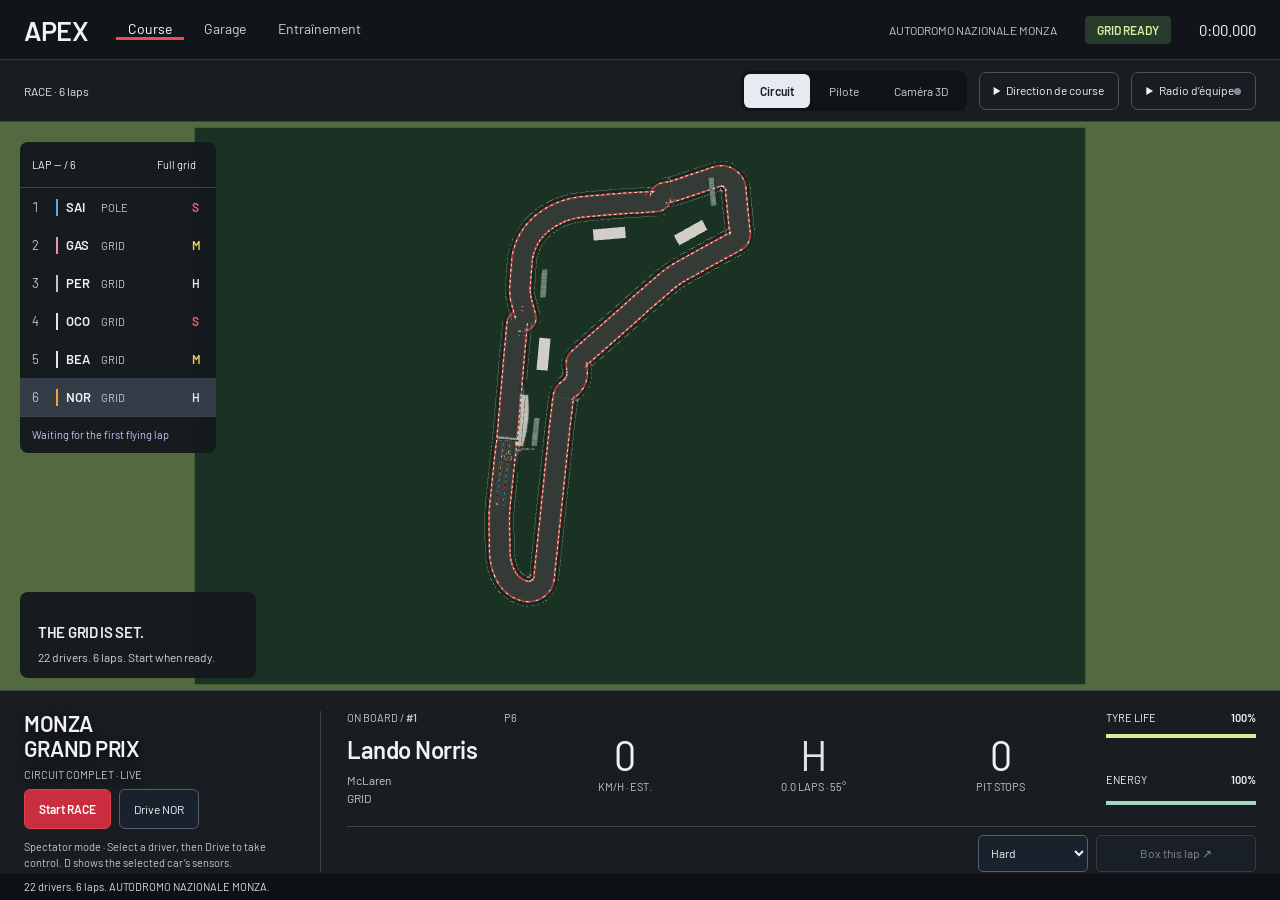
<file: apex-lab.html>
<!DOCTYPE html>
<html lang="en">
<head>
  <meta charset="utf-8"><meta name="viewport" content="width=device-width,initial-scale=1">
  <title>APEX — Grand Prix, live</title>
  <script src="libraries/p5.min.js"></script><script src="path.js"></script><script src="vehicle.js"></script>
  <script src="gp/platformState.js?v=c27f461355ac"></script><script defer src="gp/workflow-ui.js?v=668374dc7ae3"></script><script src="gp/config.js?v=7524d147cccf"></script><script src="gp/circuitData.js?v=284d26550be4"></script><script src="gp/circuit.js?v=9b33edb2f6b5"></script><script src="gp/tires.js?v=e1858987d7d8"></script>
  <script src="gp/sensors.js?v=aac3cd88a9f0"></script><script src="gp/manualControl.js?v=ce05cd0a476b"></script><script src="gp/steering.js?v=b994e03494fa"></script><script src="gp/driverAgent.js?v=b1ca4b4cd912"></script><script src="gp/teamStrategy.js?v=a4bc0eb18a93"></script>
  <script src="gp/sportingRules.js?v=badf00bd9448"></script><script src="gp/raceDirector.js?v=f35abe5ccadc"></script><script src="gp/neuralModel.js?v=69ed526b1cd4"></script><script src="gp/models/driver-models.js?v=24f40116c770"></script><script src="gp/neuralSteering.js?v=883b61ed78d3"></script><script src="gp/behaviorManager.js?v=609f9382f790"></script><script src="gp/steeringBehaviors.js?v=efee0c243b3d"></script><script src="gp/obstacleAvoidanceBehavior.js?v=9580b78bdc2a"></script><script src="gp/trackObstacle.js?v=039399957a6c"></script><script src="gp/serviceVehicle.js?v=42ff72593a0b"></script><script src="gp/car.js?v=e0e1e4705a2c"></script><script src="gp/safetyCar.js?v=f9c7400f2735"></script>
  <script src="gp/pitCrewMember.js?v=6dd1c08ff7fb"></script><script src="gp/contacts.js?v=1110cb56afde"></script><script src="gp/simulation.js?v=86ebe1b2d584"></script><script src="gp/weekend.js?v=62de4796de76"></script><script src="gp/broadcast.js?v=3e6e41ebd8b3"></script><script src="gp/teamRadio.js?v=8b06ae46af7d"></script><script src="gp/modelRepository.js?v=000a897c7eaa"></script><script src="gp/app.js?v=b19acdfa25ad"></script><script src="gp/radioAudio.js?v=b79743bc93f5"></script><script defer src="gp/radio-ui.js?v=d1be95d51ee9"></script><script defer src="gp/game-ui.js?v=e8f4a07d4792"></script>
<script type="module" src="gp/race3d.js?v=c82671c7b493"></script><script defer src="gp/behavior-ui.js?v=f11dbf141898"></script><script defer src="gp/platform-ui.js?v=46b38ed6590c"></script><link rel="stylesheet" href="gp/game.css?v=0454eee22370"><link rel="stylesheet" href="gp/platform.css?v=e99c8539f7c5"><link rel="stylesheet" href="gp/cinematic.css?v=116fcfde71a7"><link rel="stylesheet" href="gp/race-hud.css?v=b9108cd85416"><link rel="icon" href="data:,"></head><body class="race-game">
<header class="game-nav"><a class="game-brand" href="apex-lab.html">APEX <span>NEURAL RACING</span></a><nav aria-label="Main navigation"><a data-workflow="race" href="apex-lab.html" aria-current="page">Course</a><a href="garage.html">Garage</a><a href="training.html">Entraînement</a></nav><span id="meeting-name">MONZA</span><span class="flag-pill" id="flag-pill">GRID READY</span><time id="race-clock">0:00.000</time></header>
<main class="stage" aria-label="Neural Grand Prix"><div id="gp-canvas"></div><section class="race-toolbar" aria-label="Vues et outils de course"><div class="session-actions"><span id="session-remaining">Race</span><button id="next-session" disabled>Next session</button></div><div class="camera-dock" aria-label="Vue de course"><button data-camera="overview" aria-pressed="true">Circuit</button><button data-camera="driver" aria-pressed="false">Pilote</button><button data-camera="chase" aria-pressed="false">Caméra 3D</button><span id="render-state">Rendu 3D</span></div><details class="race-tools"><summary>Direction de course</summary><div class="tool-content"><nav class="workflow-links" aria-label="Parcours du pilote"><a data-workflow="race" href="apex-lab.html">Rejoindre la course</a><a data-workflow="garage" href="garage.html">Voir le garage</a><a data-workflow="training" href="training.html">Entraîner le pilote sélectionné</a></nav><label>Camera<select id="camera-mode"><option value="overview">Circuit complet</option><option value="chase">Caméra embarquée</option><option value="paddock" disabled>Démo paddock</option><option value="leader">Leader</option><option value="battle">Battle</option><option value="driver">Selected car</option></select></label><label>Pace<select id="sim-speed"><option value="1">1×</option><option value="2">2×</option><option value="4">4×</option><option value="8">8×</option><option value="16">16×</option></select></label><label>Incidents <output id="incident-value">0.35×</output><input id="incident-risk" type="range" min="0" max="5" step=".05" value=".35"></label><label>Sensor range <output id="sensor-value">220 px</output><input id="sensor-range" type="range" min="60" max="500" step="10" value="220"></label><div class="flag-buttons"><button id="deploy-yellow">Yellow</button><button id="deploy-vsc">VSC</button><button id="deploy-sc">Safety Car</button><button id="deploy-red">Red flag</button><button id="resume-red">Resume</button></div><label class="check"><input id="gp-debug" type="checkbox"> Sensor view (D)</label><details class="behavior-controls"><summary>Comportements et démonstrations</summary><div class="behavior-control-content"><label class="check"><input id="behavior-safety" type="checkbox" checked> Sécurité réactive</label><p class="behavior-note">En course neuronale : corrections locales. Le réseau reste le pilote. Le mode expert possède déjà sa séparation.</p><label>Séparation <output id="weight-separation">0.45</output><input id="behavior-separation" type="range" min="0" max="10" step=".05" value=".45"></label><label>Évitement <output id="weight-avoidance">1.60</output><input id="behavior-avoidance" type="range" min="0" max="10" step=".05" value="1.6"></label><label>Bordures <output id="weight-border-clearance">0.80</output><input id="behavior-border-clearance" type="range" min="0" max="10" step=".05" value=".8"></label><div class="flag-buttons"><button id="save-behaviors">Sauvegarder</button><button id="load-behaviors">Charger</button></div><label>Démonstration au paddock<select id="service-scenario"><option value="off">Désactivée</option><option value="wander">Wander et limites de zone</option><option value="flock">Flocking : alignement, cohésion, séparation</option><option value="leader">Suivre un leader et s’écarter devant lui</option><option value="pursue-evade">Poursuite et évasion</option></select></label><button id="pause-service" aria-pressed="false">Pause de la démonstration</button><div class="flag-buttons"><button id="place-obstacle" aria-pressed="false">Placer des obstacles</button><button id="clear-obstacles">Supprimer</button></div><p id="behavior-message" class="behavior-note" role="status"></p><p id="behavior-active" class="behavior-note"></p><pre id="behavior-forces" hidden></pre></div></details><button id="open-log">Event log</button><button id="restart-race">Restart weekend</button><a href="gp/RULES.md" target="_blank">Rules coverage</a></div></details><details class="team-radio"><summary>Radio d’équipe <span class="radio-summary-dot" aria-hidden="true"></span></summary><div class="radio-content">
<div class="radio-console-head"><strong id="radio-recipient">Voiture sélectionnée</strong><span id="radio-channel" data-state="idle" role="status">Canal libre</span></div>
<div class="radio-listen"><label class="check"><input type="checkbox" id="radio-audio"> Écouter la radio</label><button id="radio-test" type="button">Activer et tester</button></div>
<div class="radio-settings"><label>Langue de la voix<select id="radio-language"><option value="fr-FR">Français</option><option value="en-GB" selected>English</option></select></label><label>Volume<input id="radio-volume" type="range" min="0" max="100" value="55"></label></div>
<div class="radio-quick" aria-label="Instructions rapides"><button type="button" data-radio-order="Box this lap">Stands</button><button type="button" data-radio-order="Attack now">Attaquer</button><button type="button" data-radio-order="Save energy">Économiser</button></div>
<form id="radio-form"><label for="radio-text">Parler à l’ingénieur</label><textarea id="radio-text" maxlength="500" rows="2" placeholder="Box this lap on soft tyres…" required></textarea>
<div class="radio-row"><button type="button" id="radio-mic" aria-pressed="false">Parler · R</button><button type="submit">Vérifier l’instruction</button></div>
<details class="radio-options"><summary>Destinataire et réglages</summary><div class="radio-options-content"><label>Destinataire<select id="radio-scope"><option value="car">Voiture sélectionnée</option><option value="team">Les deux coéquipiers</option></select></label><label>Action<select id="radio-action"><option value="">Interpréter la phrase</option><option value="message">Message sans action</option><option value="box">Stands</option><option value="attack">Attaquer</option><option value="defend">Défendre</option><option value="save-tyres">Préserver les pneus</option><option value="save-energy">Économiser l’énergie</option><option value="normal">Pilotage normal</option><option value="status">État de la voiture</option></select></label><div class="radio-settings"><label>Pneus<select id="radio-tyres"><option value="S">Soft / Tendres</option><option value="M" selected>Medium / Moyens</option><option value="H">Hard / Durs</option><option value="I">Intermediate</option><option value="W">Wet / Pluie</option></select></label><label>Durée (s)<input id="radio-duration" type="number" min="5" max="120" value="30"></label></div></div></details></form>
<div id="radio-proposal" hidden><p id="radio-preview"></p><div class="radio-row"><button id="radio-confirm" class="primary">Confirmer l’ordre</button><button id="radio-cancel">Annuler</button></div></div>
<p id="radio-status" role="status"></p><details class="radio-options"><summary>Son et historique</summary><div class="radio-options-content"><label>Effet radio <input id="radio-effect" type="range" min="0" max="100" value="75"></label><p class="radio-note">Voix synthétiques. Radio filtrée locale en anglais ; français via les voix du navigateur si aucune voix Windows française n’est installée. Micro : maintenir R hors des champs, ou cliquer Parler. Chaque ordre attend ta confirmation.</p><ol id="radio-history" aria-label="Historique des transmissions"></ol></div></details></div></details></section>
<aside class="timing" aria-label="Live timing"><div class="timing-heading"><span id="timing-lap">GRID</span><button id="expand-timing" aria-expanded="false">Full grid</button></div><div id="timing-list" role="list" aria-label="Driver standings"></div><div class="fastest"><span id="fastest-lap">No timed lap</span></div></aside>

<div class="broadcast-overlay" id="broadcast-overlay" aria-live="polite"><div id="light-sequence"></div><small id="overlay-kicker">NEURAL RACING</small><strong id="overlay-title">READY TO RACE</strong><p id="overlay-detail">Choose a car. Start your weekend.</p></div>



<aside id="radio-transmission" class="radio-transmission" hidden aria-label="Dernière transmission"><span>Radio d’équipe</span><p id="radio-caption" aria-live="polite"></p></aside>


<section class="race-console" aria-label="Pilotage et télémétrie"><div class="stage-caption"><h1 id="circuit-title">MONZA</h1><p id="camera-caption">FULL CIRCUIT</p><span id="model-status">Independent neural models</span></div><footer class="game-actions"><button class="primary" id="start-race">Start race</button><button id="take-control" aria-pressed="false">Drive selected car</button><button id="show-results" hidden>Results</button><p id="keyboard-help">Arrows / WASD / ZQSD · Escape: AI</p></footer><article class="driver-panel"><div class="driver-panel-title"><span>ON BOARD / <b id="selected-number">—</b></span><span id="selected-position">P1</span></div><h2 id="selected-name">Select a driver</h2><div class="driver-sub"><span id="selected-team">—</span><span id="selected-state">GRID</span></div><div class="telemetry"><div><strong id="selected-speed">0</strong><small>KM/H · EST.</small></div><div><strong id="selected-tyre">M</strong><small id="selected-age">0.0 LAPS</small></div><div><strong id="selected-stops">0</strong><small>PIT STOPS</small></div></div><div class="meter-label"><span>TYRE LIFE</span><b id="tyre-life">100%</b></div><div class="meter"><span id="tyre-meter"></span></div><div class="meter-label"><span>ENERGY</span><b id="energy-life">100%</b></div><div class="meter"><span id="energy-meter"></span></div><div class="driver-detail"><span id="aero-status">HIGH DOWNFORCE</span><span id="selected-sector">S1 — S2 — S3 —</span></div><div class="pit-controls"><label class="sr-only" for="pit-compound">Next tyre compound</label><select id="pit-compound"><option value="S">Soft</option><option value="M">Medium</option><option value="H" selected>Hard</option><option value="I">Intermediate</option><option value="W">Wet</option></select><button id="box-driver">Box this lap ↗</button></div><p id="strategy-note">Strategy decisions are made independently by each team.</p></article></section><div class="radio-strip"><p id="commentary-text" aria-live="polite">Independent neural models. Ready on the grid.</p></div>
</main>
<div hidden><div id="weekend-sessions"></div><span id="session-note"></span><span id="weather-status"></span><span id="seed-status"></span><span id="battle-count"></span><button id="configure">Setup</button></div>
<dialog id="setup-dialog"><form id="setup-form"><div class="dialog-heading"><div><small>BEFORE LIGHTS OUT</small><h2>Set up your race weekend.</h2></div><button type="button" data-close="setup-dialog" aria-label="Close">×</button></div><p class="dialog-intro">Configure the whole weekend. Session clocks and race distance are independent. Applying this setup restarts the weekend.</p><div class="setup-grid"><label>Weekend format<select name="format"><option value="classic">Classic · FP1 / FP2 / FP3 / Q1 / Q2 / Q3 / Race</option><option value="sprint">Sprint · FP1 / SQ1 / SQ2 / SQ3 / Sprint / Q1 / Q2 / Q3 / Race</option><option value="race">Race only</option></select></label><label>Session duration<select name="sessionScale"><option value="0.05">Compact · 5% of official clock</option><option value="0.15">Extended · 15%</option><option value="1">Official session clock</option></select></label><label>Drivers<input name="drivers" type="number" min="2" max="22" value="22" required></label><label>Race distance · laps<input name="laps" type="number" min="1" max="100" value="6" required></label><label>Random seed<input name="seed" type="number" min="1" max="4294967295" value="2026" required></label><label>Circuit<select name="circuit"><option value="coast">Casablanca Coast · original</option><option value="technical">Atlas International</option></select></label><label>Weather<select name="weather"><option value="sunny">Sunny</option><option value="cloudy">Cloudy</option><option value="rain">Light rain</option><option value="wet">Heavy rain</option><option value="dynamic">Changing forecast</option></select></label><label>Grid order<select name="grid"><option value="qualifying">Seeded grid · race-only mode</option><option value="reverse">Reverse qualifying</option></select></label><label>Tyre wear multiplier<input name="wear" type="number" min="0.1" max="4" step="0.05" value="1.35"></label><label>AI pace multiplier<input name="difficulty" type="number" min="0.7" max="1.3" step="0.05" value="1"></label><label>Incident frequency<input name="incidents" type="number" min="0" max="5" step="0.05" value="0.35"></label><label>Overtaking era<select name="rules"><option value="2026">2026-inspired · active aero / energy</option><option value="legacy">Legacy · DRS</option></select></label></div><label class="check formation-option"><input name="officialDistance" type="checkbox"> Use Grand Prix distance (305 km; Monaco 260 km) and 100 km Sprint</label><label class="check formation-option"><input name="formation" type="checkbox" checked> Drive a formation lap before the lights</label><p class="rules-note">2026 driver/team identities. Driver styles are gameplay interpretations. Circuit geometry is geographic; widths, sectors and pit lanes are illustrative. Consult the rules guide for implemented rules and limitations.</p><button class="primary" type="submit">Create race ↗</button></form></dialog>
<dialog id="log-dialog"><div class="dialog-heading"><div><small>RACE CONTROL</small><h2>The story, as it happened.</h2></div><button data-close="log-dialog" aria-label="Close">×</button></div><div id="event-log"></div></dialog>
<dialog id="results-dialog"><div class="dialog-heading"><div><small>CHECKERED FLAG</small><h2 id="winner-name">Race classification</h2></div><button data-close="results-dialog" aria-label="Close">×</button></div><div id="podium"></div><div class="results-summary" id="results-summary"></div><div class="results-table-wrap"><table><thead><tr><th>POS</th><th>DRIVER / TEAM</th><th>RACE TIME</th><th>GAIN</th><th>STOPS / TYRES</th><th>PTS</th></tr></thead><tbody id="classification"></tbody></table></div><h3>Lap-time trace · selected driver</h3><div id="lap-chart"></div><p class="rules-note">Classification includes time penalties. Gaps during the race are estimates; lap and finish times use the simulation clock.</p></dialog>
</body></html>
</file>
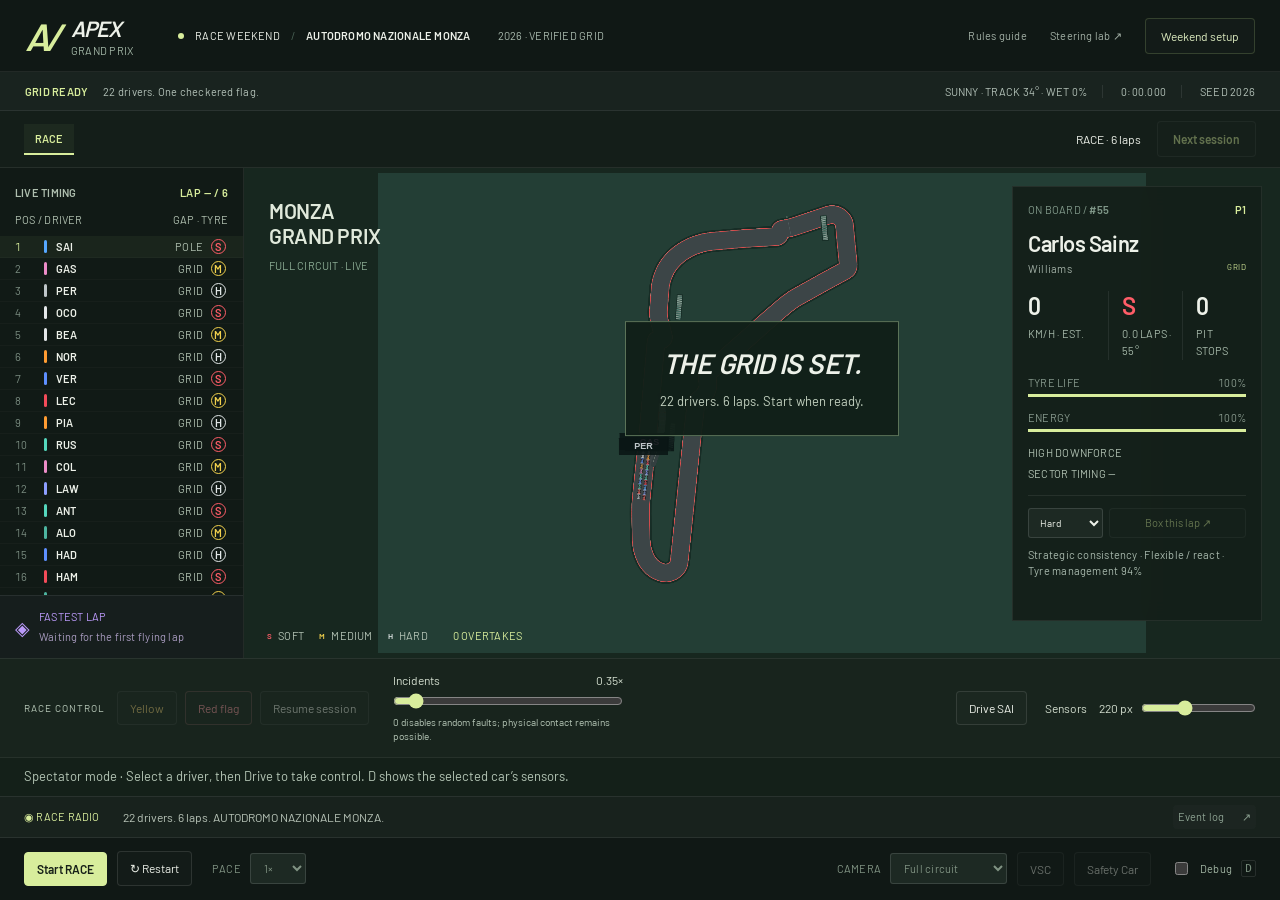
<file: broadcast-lab.html>
<!DOCTYPE html>
<html lang="en">
<head>
  <meta charset="utf-8"><meta name="viewport" content="width=device-width,initial-scale=1">
  <title>APEX — Grand Prix, live</title>
  <link rel="stylesheet" href="gp/race.css">
  <script src="libraries/p5.min.js"></script><script src="path.js"></script><script src="vehicle.js"></script>
  <script src="gp/config.js"></script><script src="gp/circuitData.js"></script><script src="gp/circuit.js"></script><script src="gp/tires.js"></script>
  <script src="gp/sensors.js"></script><script src="gp/manualControl.js"></script><script src="gp/steering.js"></script><script src="gp/driverAgent.js"></script><script src="gp/teamStrategy.js"></script>
  <script src="gp/sportingRules.js"></script><script src="gp/raceDirector.js"></script><script src="gp/neuralModel.js"></script><script src="gp/models/driver-models.js"></script><script src="gp/neuralSteering.js"></script><script src="gp/behaviorManager.js"></script><script src="gp/steeringBehaviors.js"></script><script src="gp/obstacleAvoidanceBehavior.js"></script><script src="gp/trackObstacle.js"></script><script src="gp/serviceVehicle.js"></script><script src="gp/car.js"></script><script src="gp/safetyCar.js"></script>
  <script src="gp/pitCrewMember.js"></script><script src="gp/contacts.js"></script><script src="gp/simulation.js"></script><script src="gp/weekend.js"></script><script src="gp/broadcast.js"></script><script src="gp/app.js"></script>
  <link rel="stylesheet" href="gp/weekend.css">
</head>
<body>
<header class="masthead"><a class="brand" href="index.html"><b>A/</b><span>APEX<small>GRAND PRIX</small></span></a><div class="meeting"><span class="live-dot"></span> RACE WEEKEND <span class="divider">/</span> <strong id="meeting-name">CASABLANCA COAST</strong><span class="edition">2026 · VERIFIED GRID</span></div><nav><a href="gp/RULES.md" target="_blank">Rules guide</a><a href="steering-lab.html">Steering lab ↗</a><button id="configure">Weekend setup</button></nav></header>
<div class="session-strip"><div><span class="flag-pill" id="flag-pill">GRID READY</span><span id="session-note">22 drivers. One checkered flag.</span></div><div class="session-meta"><span id="weather-status">SUNNY · TRACK 34°</span><span id="race-clock">00:00.000</span><span id="seed-status">SEED 2026</span></div></div>
<nav class="weekend-strip" aria-label="Weekend sessions"><div id="weekend-sessions"></div><div class="session-actions"><span id="session-remaining">Ready to start</span><button id="next-session" disabled>Next session</button></div></nav>
<main class="race-layout">
  <aside class="timing"><div class="timing-heading"><span>LIVE TIMING</span><span id="timing-lap">LAP — / 6</span></div><div class="timing-columns"><span>POS / DRIVER</span><span>GAP · TYRE</span></div><div id="timing-list" role="list" aria-label="Live race classification"></div><div class="fastest"><i>◈</i><div><small>FASTEST LAP</small><strong id="fastest-lap">Waiting for the first flying lap</strong></div></div></aside>
  <section class="stage" aria-label="Grand Prix live circuit view"><div id="gp-canvas"></div>
    <div class="stage-caption"><span></span><h1 id="circuit-title">THE COASTAL<br>GRAND PRIX</h1><p id="camera-caption">FULL CIRCUIT · LIVE</p></div>
    <div class="broadcast-overlay" id="broadcast-overlay" aria-live="polite"><div id="light-sequence"></div><small id="overlay-kicker">2026 RACE WEEKEND</small><strong id="overlay-title">THE GRID IS SET.</strong><p id="overlay-detail">Practice. Qualifying. Race. Your weekend starts here.</p></div>
    <article class="driver-panel"><div class="driver-panel-title"><span>ON BOARD / <b id="selected-number">—</b></span><span id="selected-position">P1</span></div><h2 id="selected-name">Select a driver</h2><div class="driver-sub"><span id="selected-team">—</span><span id="selected-state">GRID</span></div><div class="telemetry"><div><strong id="selected-speed">0</strong><small>KM/H · EST.</small></div><div><strong id="selected-tyre">M</strong><small id="selected-age">0.0 LAPS</small></div><div><strong id="selected-stops">0</strong><small>PIT STOPS</small></div></div><div class="meter-label"><span>TYRE LIFE</span><b id="tyre-life">100%</b></div><div class="meter"><span id="tyre-meter"></span></div><div class="meter-label"><span>ENERGY</span><b id="energy-life">100%</b></div><div class="meter"><span id="energy-meter"></span></div><div class="driver-detail"><span id="aero-status">HIGH DOWNFORCE</span><span id="selected-sector">S1 — S2 — S3 —</span></div><div class="pit-controls"><label class="sr-only" for="pit-compound">Next tyre compound</label><select id="pit-compound"><option value="S">Soft</option><option value="M">Medium</option><option value="H" selected>Hard</option><option value="I">Intermediate</option><option value="W">Wet</option></select><button id="box-driver">Box this lap ↗</button></div><p id="strategy-note">Strategy decisions are made independently by each team.</p></article>
    <div class="track-legend"><span><i class="soft">S</i> SOFT</span><span><i class="medium">M</i> MEDIUM</span><span><i class="hard">H</i> HARD</span><span id="battle-count">0 OVERTAKES</span></div>
  </section>
</main>
<section class="control-desk" aria-label="Race control and driving">
  <div class="race-direction"><span class="desk-label">RACE CONTROL</span><button id="deploy-yellow">Yellow</button><button id="deploy-red">Red flag</button><button id="resume-red" disabled>Resume session</button></div>
  <div class="live-tuning"><label for="incident-risk">Incidents <output id="incident-value">0.35×</output></label><input id="incident-risk" type="range" min="0" max="5" step="0.05" value="0.35" aria-describedby="incident-help"><span id="incident-help">0 disables random faults; physical contact remains possible.</span></div>
  <div class="driving-tools"><button id="take-control" aria-pressed="false">Drive selected car</button><label for="sensor-range">Sensors <output id="sensor-value">220 px</output></label><input id="sensor-range" type="range" min="60" max="500" step="10" value="220"></div>
</section>
<p class="keyboard-help" id="keyboard-help">Spectator mode · Select a driver to follow them. Drive selected car enables arrows, WASD or ZQSD. D displays sensors.</p>
<section class="commentary"><span class="commentary-mark">◉ RACE RADIO</span><p id="commentary-text" aria-live="polite">A full grid is ready. Start the formation lap when you are.</p><button id="open-log">Event log <span>↗</span></button></section>
<footer class="race-controls"><div class="play-controls"><button class="primary" id="start-race">▶ Start Grand Prix</button><button id="restart-race" title="Restart with the same seed">↻ Restart</button><label>PACE <select id="sim-speed"><option value="1">1×</option><option value="2">2×</option><option value="4">4×</option><option value="8">8×</option><option value="16">16×</option></select></label></div><div class="view-controls"><label>CAMERA <select id="camera-mode"><option value="overview">Full circuit</option><option value="leader">Race leader</option><option value="battle">Auto battle</option><option value="driver">Selected driver</option></select></label><button id="deploy-vsc">VSC</button><button id="deploy-sc">Safety Car</button><label class="check"><input id="gp-debug" type="checkbox"> Debug <kbd>D</kbd></label><button id="show-results" hidden>Results ↗</button></div></footer>
<dialog id="setup-dialog"><form id="setup-form"><div class="dialog-heading"><div><small>BEFORE LIGHTS OUT</small><h2>Set up your race weekend.</h2></div><button type="button" data-close="setup-dialog" aria-label="Close">×</button></div><p class="dialog-intro">Configure the whole weekend. Session clocks and race distance are independent. Applying this setup restarts the weekend.</p><div class="setup-grid"><label>Weekend format<select name="format"><option value="classic">Classic · FP1 / FP2 / FP3 / Q1 / Q2 / Q3 / Race</option><option value="sprint">Sprint · FP1 / SQ1 / SQ2 / SQ3 / Sprint / Q1 / Q2 / Q3 / Race</option><option value="race">Race only</option></select></label><label>Session duration<select name="sessionScale"><option value="0.05">Compact · 5% of official clock</option><option value="0.15">Extended · 15%</option><option value="1">Official session clock</option></select></label><label>Drivers<input name="drivers" type="number" min="2" max="22" value="22" required></label><label>Race distance · laps<input name="laps" type="number" min="1" max="100" value="6" required></label><label>Random seed<input name="seed" type="number" min="1" max="4294967295" value="2026" required></label><label>Circuit<select name="circuit"><option value="coast">Casablanca Coast · original</option><option value="technical">Atlas International</option></select></label><label>Weather<select name="weather"><option value="sunny">Sunny</option><option value="cloudy">Cloudy</option><option value="rain">Light rain</option><option value="wet">Heavy rain</option><option value="dynamic">Changing forecast</option></select></label><label>Grid order<select name="grid"><option value="qualifying">Seeded grid · race-only mode</option><option value="reverse">Reverse qualifying</option></select></label><label>Tyre wear multiplier<input name="wear" type="number" min="0.1" max="4" step="0.05" value="1.35"></label><label>AI pace multiplier<input name="difficulty" type="number" min="0.7" max="1.3" step="0.05" value="1"></label><label>Incident frequency<input name="incidents" type="number" min="0" max="5" step="0.05" value="0.35"></label><label>Overtaking era<select name="rules"><option value="2026">2026-inspired · active aero / energy</option><option value="legacy">Legacy · DRS</option></select></label></div><label class="check formation-option"><input name="officialDistance" type="checkbox"> Use Grand Prix distance (305 km; Monaco 260 km) and 100 km Sprint</label><label class="check formation-option"><input name="formation" type="checkbox" checked> Drive a formation lap before the lights</label><p class="rules-note">2026 driver/team identities. Driver styles are gameplay interpretations. Circuit geometry is geographic; widths, sectors and pit lanes are illustrative. Consult the rules guide for implemented rules and limitations.</p><button class="primary" type="submit">Create race ↗</button></form></dialog>
<dialog id="log-dialog"><div class="dialog-heading"><div><small>RACE CONTROL</small><h2>The story, as it happened.</h2></div><button data-close="log-dialog" aria-label="Close">×</button></div><div id="event-log"></div></dialog>
<dialog id="results-dialog"><div class="dialog-heading"><div><small>CHECKERED FLAG</small><h2 id="winner-name">Race classification</h2></div><button data-close="results-dialog" aria-label="Close">×</button></div><div id="podium"></div><div class="results-summary" id="results-summary"></div><div class="results-table-wrap"><table><thead><tr><th>POS</th><th>DRIVER / TEAM</th><th>RACE TIME</th><th>GAIN</th><th>STOPS / TYRES</th><th>PTS</th></tr></thead><tbody id="classification"></tbody></table></div><h3>Lap-time trace · selected driver</h3><div id="lap-chart"></div><p class="rules-note">Classification includes time penalties. Gaps during the race are estimates; lap and finish times use the simulation clock.</p></dialog>
</body></html>
</file>
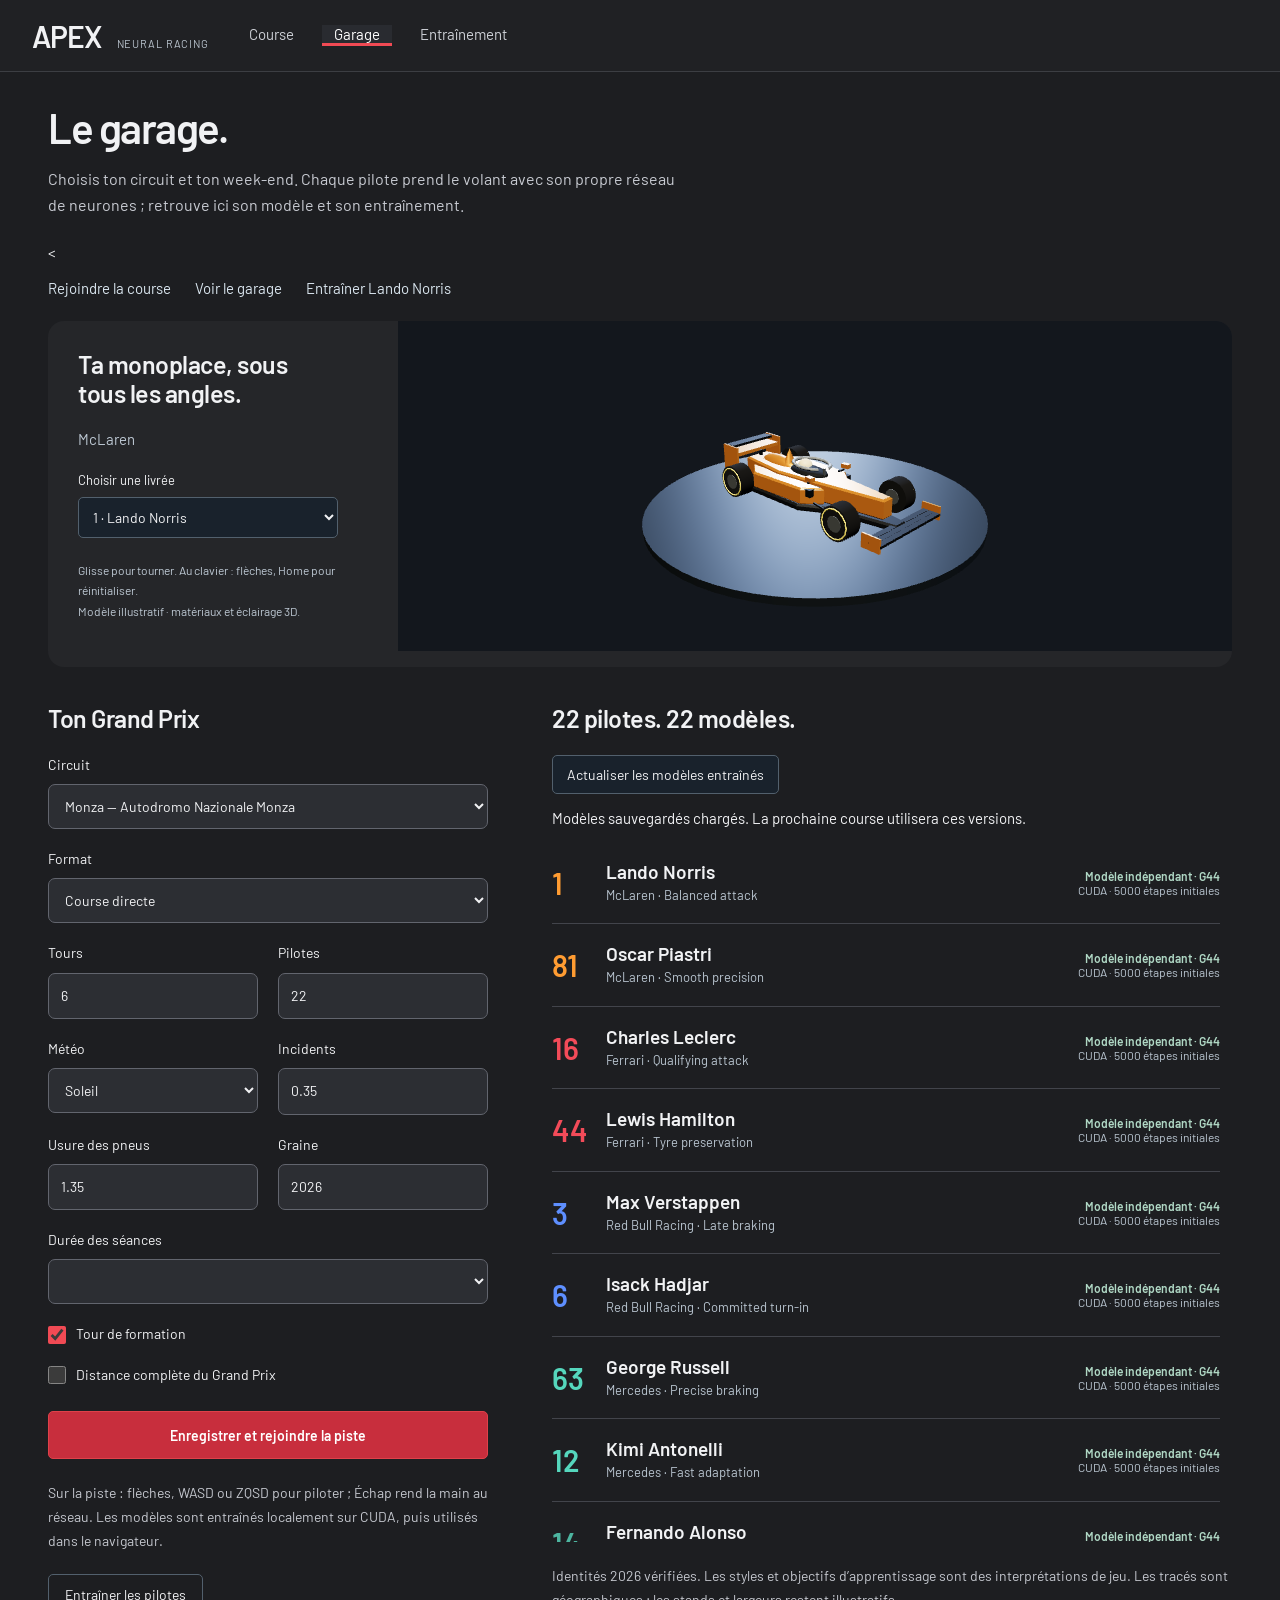
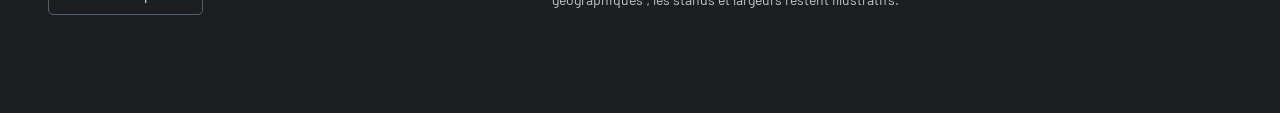
<file: garage.html>
<!DOCTYPE html><html lang="fr"><head><meta charset="utf-8"><meta name="viewport" content="width=device-width,initial-scale=1"><link rel="stylesheet" href="gp/game.css?v=0454eee22370"><link rel="stylesheet" href="gp/platform.css?v=e99c8539f7c5"><link rel="stylesheet" href="gp/cinematic.css?v=116fcfde71a7"><link rel="icon" href="data:,"><script src="gp/platformState.js?v=c27f461355ac"></script><script defer src="gp/workflow-ui.js?v=668374dc7ae3"></script><script src="gp/config.js?v=7524d147cccf"></script><script src="gp/circuitData.js?v=284d26550be4"></script><script src="gp/models/driver-models.js?v=24f40116c770"></script><title>APEX — Garage</title><script src="gp/neuralModel.js?v=69ed526b1cd4"></script><script src="gp/modelRepository.js?v=000a897c7eaa"></script><script defer src="gp/garage.js?v=4ac0b503beed"></script><script type="module" src="gp/garage3d.js?v=cb5b12493ccc"></script></head><body class="platform-workshop garage-page"><header class="game-nav"><a class="game-brand" href="apex-lab.html">APEX <span>NEURAL RACING</span></a><nav aria-label="Navigation principale"><a data-workflow="race" href="apex-lab.html" >Course</a><a data-workflow="garage" href="garage.html" aria-current="page">Garage</a><a data-workflow="training" href="training.html" >Entraînement</a></nav></header><main class="workshop"><h1>Le garage.</h1><p class="intro">Choisis ton circuit et ton week-end. Chaque pilote prend le volant avec son propre réseau de neurones ; retrouve ici son modèle et son entraînement.</p><<nav class="workflow-links" aria-label="Parcours du pilote"><a data-workflow="race" href="apex-lab.html">Rejoindre la course</a><a data-workflow="garage" href="garage.html">Voir le garage</a><a data-workflow="training" href="training.html">Entraîner le pilote sélectionné</a></nav><section class="garage-showcase" aria-label="Présentation 3D de la monoplace"><div class="showcase-info"><h2>Ta monoplace, sous tous les angles.</h2><p id="preview-team">McLaren</p><label for="preview-driver">Choisir une livrée</label><select id="preview-driver"></select><p class="workshop-note">Glisse pour tourner. Au clavier : flèches, Home pour réinitialiser.<br>Modèle illustratif · matériaux et éclairage 3D.</p></div><div id="garage-3d" role="img" aria-label="Monoplace 3D interactive"></div></section><div class="workshop-layout"><section><h2>Ton Grand Prix</h2><form id="garage-form" class="workshop-form"><label class="wide">Circuit<select name="circuit" id="garage-circuit"></select></label><label class="wide">Format<select name="format"><option value="race">Course directe</option><option value="classic">Week-end classique</option><option value="sprint">Week-end Sprint</option></select></label><label>Tours<input name="laps" type="number" min="1" max="100" value="6"></label><label>Pilotes<input name="drivers" type="number" min="2" max="22" value="22"></label><label>Météo<select name="weather"><option value="sunny">Soleil</option><option value="cloudy">Nuageux</option><option value="rain">Pluie légère</option><option value="wet">Forte pluie</option><option value="dynamic">Changeante</option></select></label><label>Incidents<input name="incidents" type="number" min="0" max="5" step=".05" value=".35"></label><label>Usure des pneus<input name="wear" type="number" min=".1" max="4" step=".05" value="1.35"></label><label>Graine<input name="seed" type="number" min="1" max="4294967295" value="2026"></label><label class="wide">Durée des séances<select name="sessionScale"><option value=".05">Compacte</option><option value=".15">Prolongée</option><option value="1">Horloge officielle</option></select></label><label class="check wide"><input name="formation" type="checkbox"> Tour de formation</label><label class="check wide"><input name="officialDistance" type="checkbox"> Distance complète du Grand Prix</label><button class="primary" type="submit">Enregistrer et rejoindre la piste</button></form><p class="workshop-note">Sur la piste : flèches, WASD ou ZQSD pour piloter ; Échap rend la main au réseau. Les modèles sont entraînés localement sur CUDA, puis utilisés dans le navigateur.</p><a class="link-button" href="training.html">Entraîner les pilotes</a></section><section><h2>22 pilotes. 22 modèles.</h2><button id="refresh-garage-models" type="button">Actualiser les modèles entraînés</button><p id="garage-model-status" role="status">Lecture des modèles sauvegardés…</p><div id="garage-roster" class="driver-roster"></div><p class="workshop-note">Identités 2026 vérifiées. Les styles et objectifs d’apprentissage sont des interprétations de jeu. Les tracés sont géographiques ; les stands et largeurs restent illustratifs.</p></section></div></main></body></html>
</file>
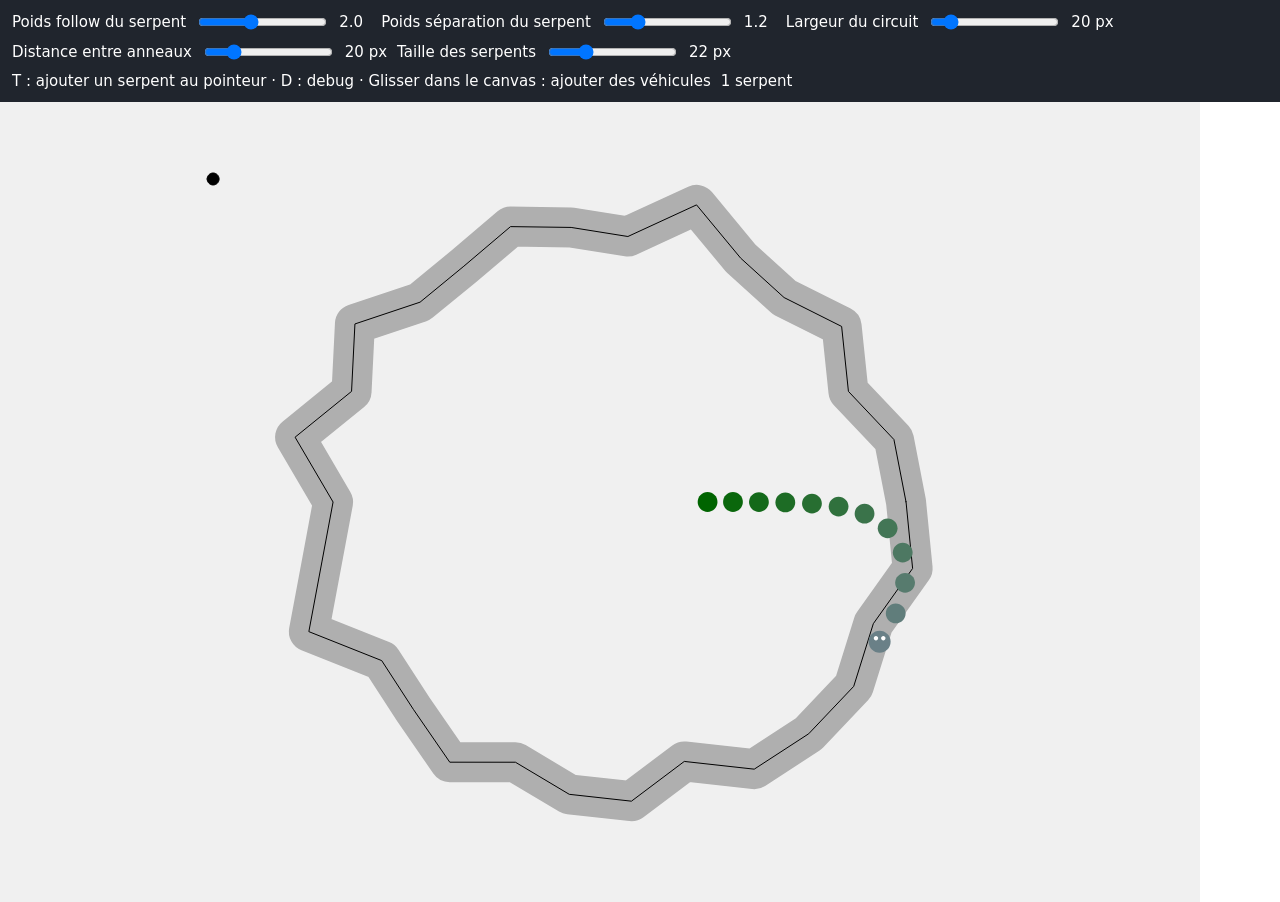
<file: snake-lab.html>
<!DOCTYPE html>
<html lang="en">
  <head>
    <meta charset="utf-8" />
    <meta name="viewport" content="width=device-width, initial-scale=1.0">

    <title>Sketch</title>

    <link rel="stylesheet" type="text/css" href="snakeStyle.css">

    <script src="libraries/p5.min.js"></script>
    <script src="libraries/p5.sound.min.js"></script>
    <script src="path.js"></script>
    <script src="vehicle.js"></script>
    <script src="snakeSegment.js"></script>
    <script src="snake.js"></script>
    <script src="snakePathFollowing.js"></script>
    <script src="snakeSketch.js"></script>
  </head>
  <body>
    <header id="controls">
      <label for="snake-follow">Poids follow du serpent</label>
      <input id="snake-follow" type="range" min="0" max="5" step="0.1" value="2">
      <output id="snake-follow-value" for="snake-follow">2.0</output>
      <label for="snake-separation">Poids séparation du serpent</label>
      <input id="snake-separation" type="range" min="0" max="5" step="0.1" value="1.2">
      <output id="snake-separation-value" for="snake-separation">1.2</output>
      <label for="circuit-width">Largeur du circuit</label>
      <input id="circuit-width" type="range" min="10" max="100" step="1" value="20">
      <output id="circuit-width-value" for="circuit-width">20 px</output>
      <label for="snake-spacing">Distance entre anneaux</label>
      <input id="snake-spacing" type="range" min="5" max="80" step="1" value="20">
      <output id="snake-spacing-value" for="snake-spacing">20 px</output>
      <label for="snake-size">Taille des serpents</label>
      <input id="snake-size" type="range" min="8" max="60" step="1" value="22">
      <output id="snake-size-value" for="snake-size">22 px</output>
      <span>T : ajouter un serpent au pointeur · D : debug · Glisser dans le canvas : ajouter des véhicules</span>
      <output id="snake-count" aria-live="polite">1 serpent</output>
    </header>
  </body>
</html>
</file>
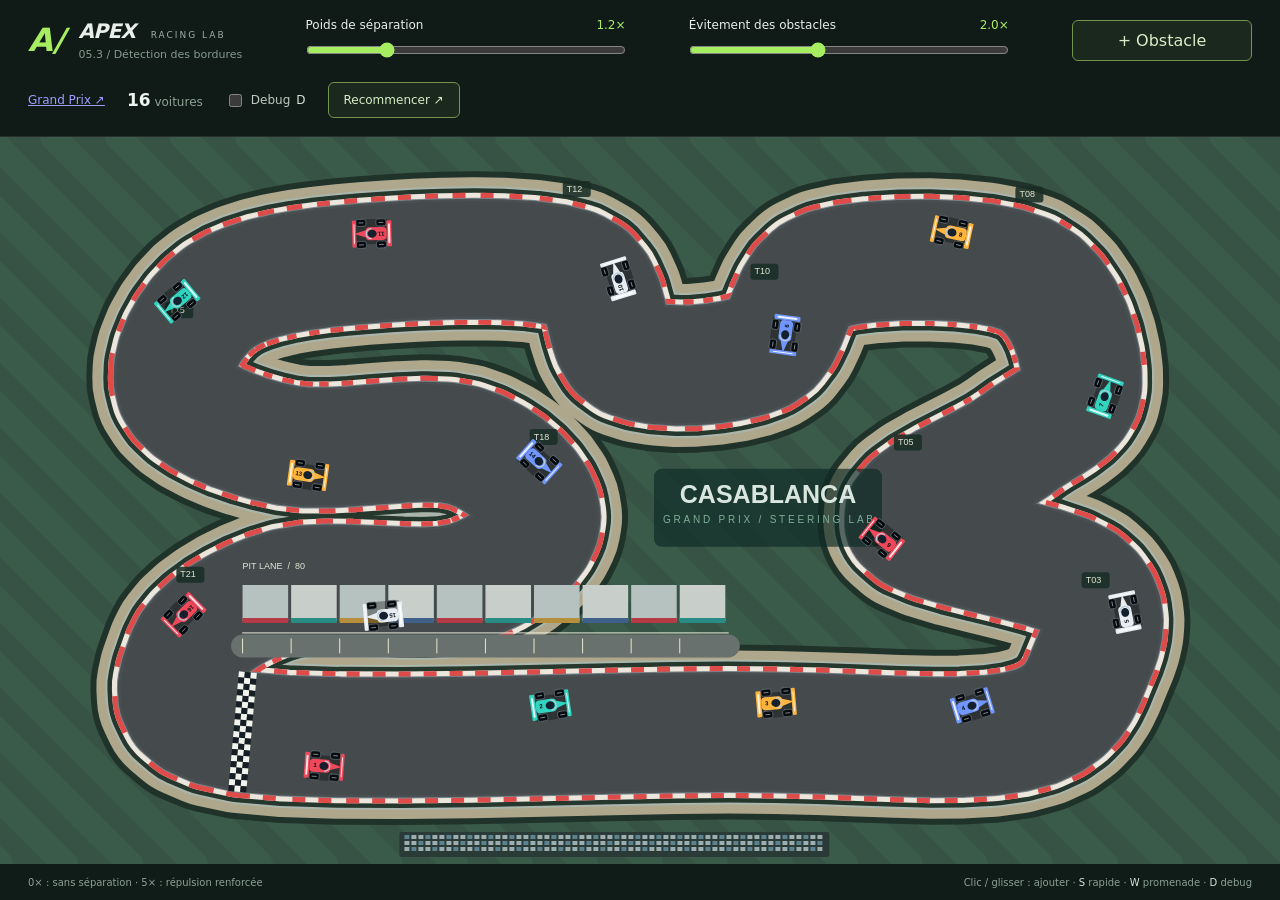
<file: steering-lab.html>
<!DOCTYPE html>
<html lang="fr">
  <head>
    <meta charset="utf-8" />
    <meta name="viewport" content="width=device-width, initial-scale=1.0">

    <title>APEX — Circuit de F1</title>

    <link rel="stylesheet" type="text/css" href="style.css">

    <script src="libraries/p5.min.js"></script>
    <script src="path.js"></script>
    <script src="vehicle.js"></script>
    <script src="trackBorder.js"></script>
    <script src="roadObstacle.js"></script>
    <script src="obstacleAvoidance.js"></script>
    <script src="borderSteering.js"></script>
    <script src="raceCar.js"></script>
    <script src="wanderCar.js"></script>
    <script src="raceTrack.js"></script>
    <script src="raceSimulation.js"></script>
    <script src="sketch.js"></script>
  </head>
  <body>
    <header class="toolbar">
      <div class="brand"><span class="mark">A/</span><div><h1>APEX <span>RACING LAB</span></h1><p>05.3 / Détection des bordures</p></div></div>
      <div class="separation"><label for="separation-force">Poids de séparation <output id="separation-value" for="separation-force">1.2×</output></label><input id="separation-force" type="range" min="0" max="5" step="0.1" value="1.2" aria-describedby="separation-help"></div>
      <div class="separation"><label for="avoidance-force">Évitement des obstacles <output id="avoidance-value" for="avoidance-force">2.0×</output></label><input id="avoidance-force" type="range" min="0" max="5" step="0.1" value="2"></div>
      <button id="add-obstacle" type="button" aria-pressed="false">+ Obstacle</button>
      <div class="actions"><a href="index.html">Grand Prix ↗</a><span class="population"><b id="car-count">16</b> voitures</span><label class="debug"><input id="debug-toggle" type="checkbox" aria-keyshortcuts="D"> Debug <kbd>D</kbd></label><button id="restart" type="button">Recommencer ↗</button></div>
    </header>
    <main id="race-canvas" aria-label="Simulation de voitures de Formule 1 sur circuit"></main>
    <footer><span id="separation-help">0× : sans séparation · 5× : répulsion renforcée</span><span>Clic / glisser : ajouter · <kbd>S</kbd> rapide · <kbd>W</kbd> promenade · <kbd>D</kbd> debug</span></footer>
    <!-- Pas besoin de déclarer un canvas pour dessiner en P5.js -->
  </body>
</html>
</file>
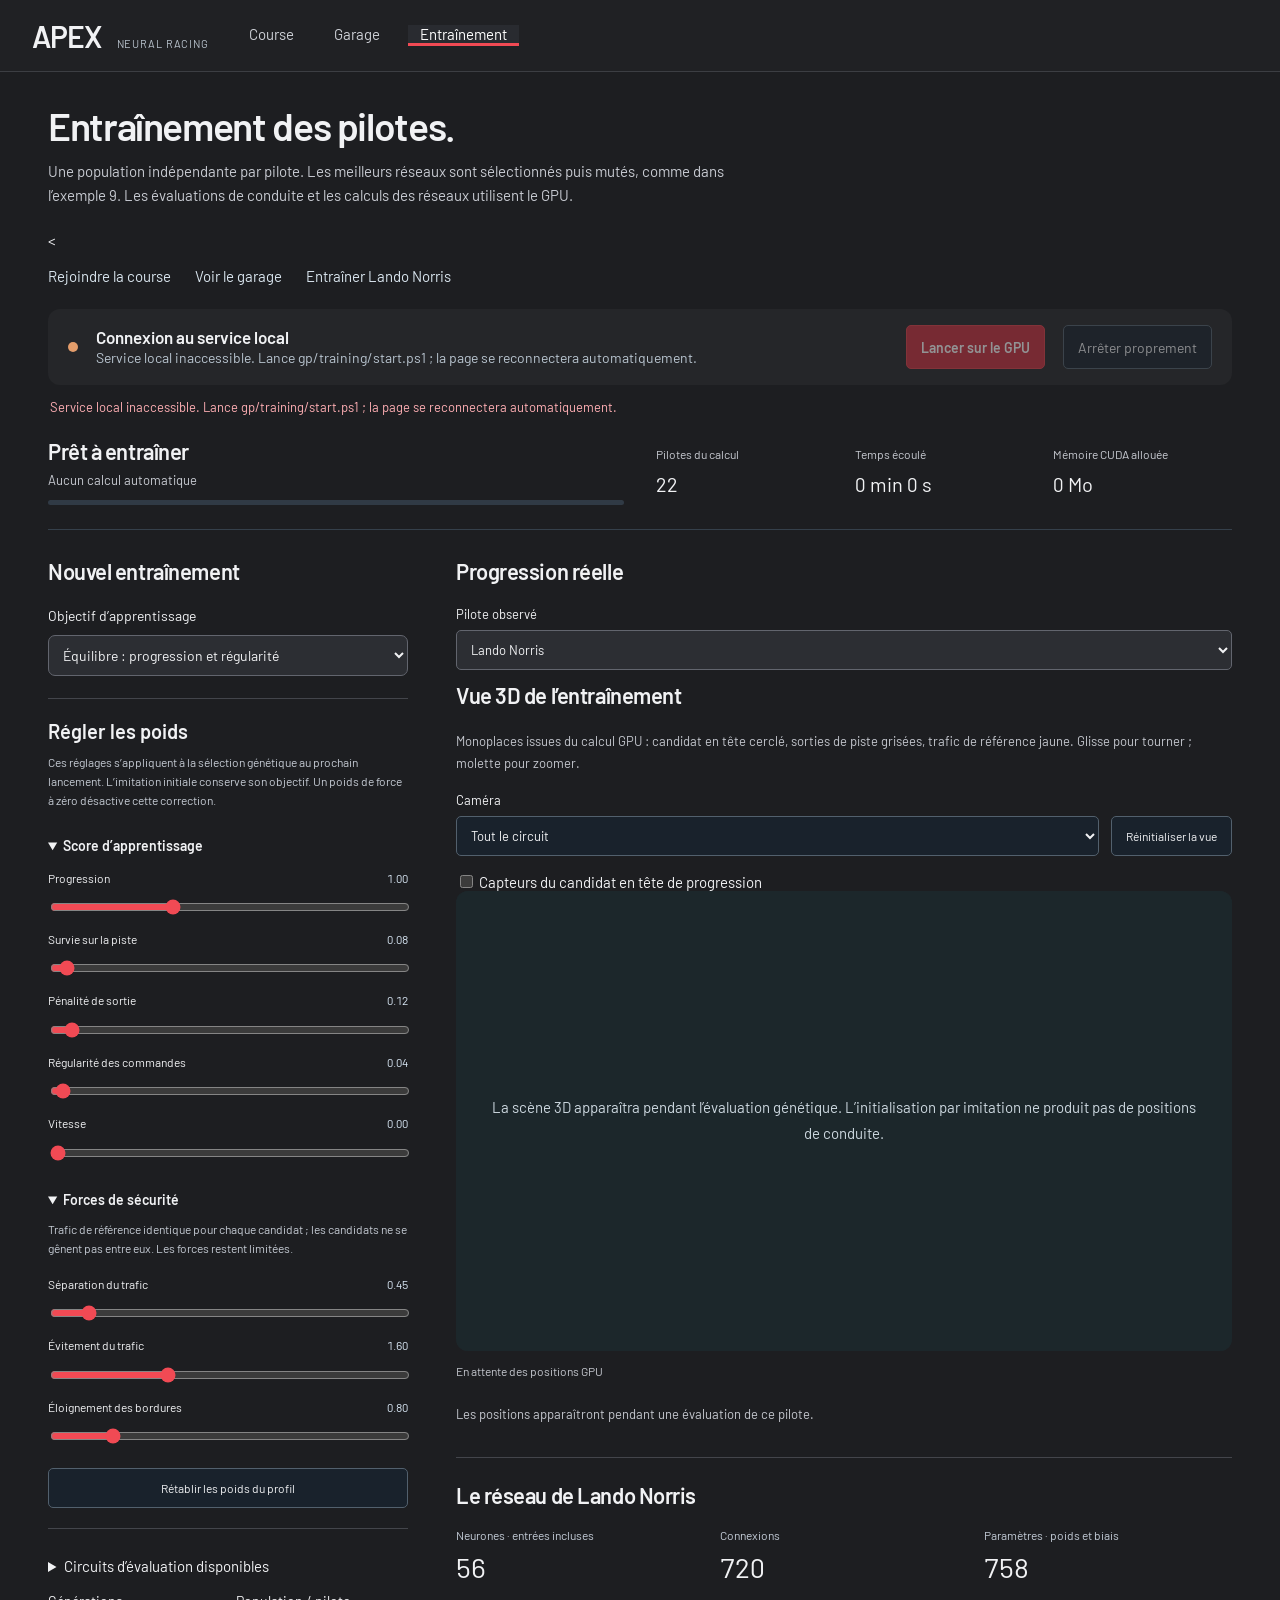
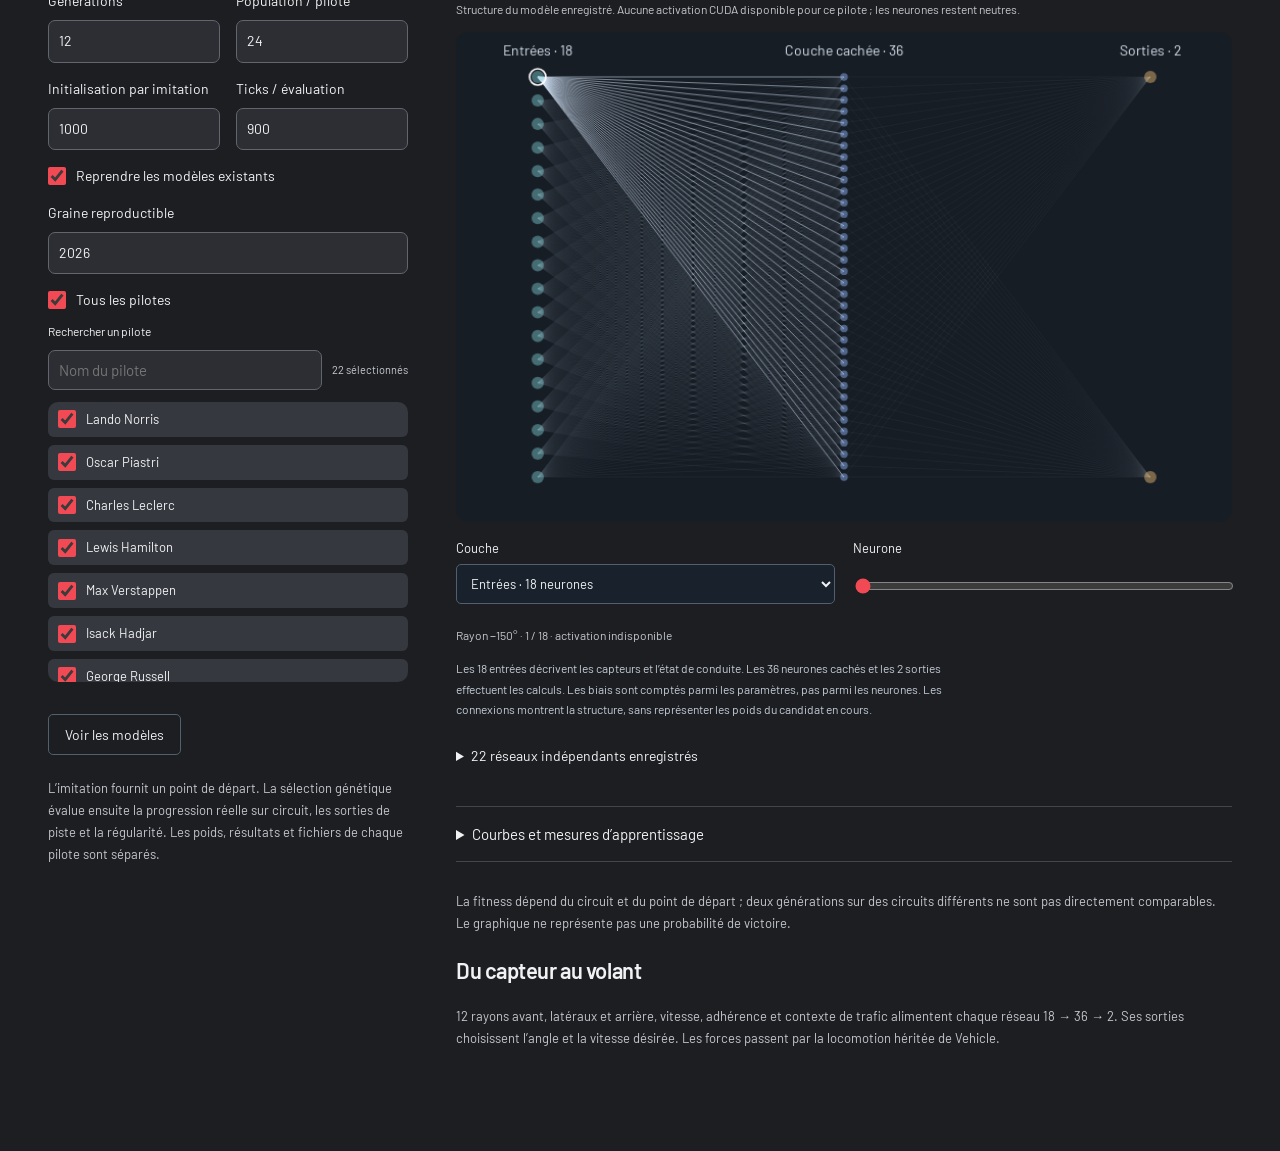
<file: training.html>
<!DOCTYPE html><html lang="fr"><head><meta charset="utf-8"><meta name="viewport" content="width=device-width,initial-scale=1"><meta name="training-api" content="http://127.0.0.1:8767"><link rel="stylesheet" href="gp/game.css?v=0454eee22370"><link rel="stylesheet" href="gp/platform.css?v=e99c8539f7c5"><link rel="stylesheet" href="gp/cinematic.css?v=116fcfde71a7"><link rel="icon" href="data:,"><script src="gp/platformState.js?v=c27f461355ac"></script><script defer src="gp/workflow-ui.js?v=668374dc7ae3"></script><script src="gp/config.js?v=7524d147cccf"></script><script src="gp/circuitData.js?v=284d26550be4"></script><script src="gp/models/driver-models.js?v=24f40116c770"></script><script src="gp/neuralModel.js?v=69ed526b1cd4"></script><script src="gp/modelRepository.js?v=000a897c7eaa"></script><title>APEX — Entraînement CUDA</title><script src="gp/trainingState.js?v=9d388ae44d57"></script><script src="gp/trainingWeights.js?v=531be1337c19"></script><script defer src="gp/networkInspector.js?v=8f980e7b26ad"></script><script defer src="gp/training-ui.js?v=ccde16d27085"></script><script type="module" src="gp/training3d.js?v=e5d48b438b70"></script></head><body class="platform-workshop training-page"><header class="game-nav"><a class="game-brand" href="apex-lab.html">APEX <span>NEURAL RACING</span></a><nav aria-label="Navigation principale"><a data-workflow="race" href="apex-lab.html" >Course</a><a data-workflow="garage" href="garage.html" >Garage</a><a data-workflow="training" href="training.html" aria-current="page">Entraînement</a></nav></header><main class="workshop"><h1>Entraînement des pilotes.</h1><p class="intro">Une population indépendante par pilote. Les meilleurs réseaux sont sélectionnés puis mutés, comme dans l’exemple 9. Les évaluations de conduite et les calculs des réseaux utilisent le GPU.</p><<nav class="workflow-links" aria-label="Parcours du pilote"><a data-workflow="race" href="apex-lab.html">Rejoindre la course</a><a data-workflow="garage" href="garage.html">Voir le garage</a><a data-workflow="training" href="training.html">Entraîner le pilote sélectionné</a></nav><div class="device-state"><i id="device-light" class="device-light"></i><div><strong id="device-name">Vérification du GPU…</strong><br><span id="device-detail">Connexion au moteur d’entraînement local.</span></div><button id="train-start" class="primary" type="submit" form="training-form" disabled>Lancer sur le GPU</button><button id="train-stop" disabled>Arrêter proprement</button></div><p id="training-message" class="training-message" aria-live="polite">Aucun entraînement lancé.</p><section class="training-overview" aria-label="État du calcul"><div><h2 id="training-state-title">Prêt à entraîner</h2><p id="training-progress-label">Aucun calcul automatique</p><progress id="training-progress" max="1" value="0" aria-label="Progression de l’étape actuelle"></progress></div><dl class="training-facts"><div><dt>Pilotes du calcul</dt><dd id="training-count">22</dd></div><div><dt>Temps écoulé</dt><dd id="training-elapsed">0 min 0 s</dd></div><div><dt>Mémoire CUDA allouée</dt><dd id="training-memory">0 Mo</dd></div></dl></section><p id="training-weights-active" class="workshop-note" role="status"></p><div class="training-switch" aria-label="Vue d’entraînement"><button type="button" data-training-view="settings" aria-pressed="true">Préparer l’entraînement</button><button type="button" data-training-view="monitor" aria-pressed="false">Suivre le calcul</button></div><div class="workshop-layout training-workspace" data-view="settings"><section id="training-settings"><h2>Nouvel entraînement</h2><form id="training-form" class="workshop-form"><label class="wide">Objectif d’apprentissage<select name="objective"><option value="balanced">Équilibre : progression et régularité</option><option value="safe">Tenue de piste : privilégier la survie</option><option value="pace">Rythme : privilégier la progression</option></select></label><section class="training-weight-controls wide" aria-label="Poids de l’entraînement"><h3>Régler les poids</h3><p class="weight-explanation">Ces réglages s’appliquent à la sélection génétique au prochain lancement. L’imitation initiale conserve son objectif. Un poids de force à zéro désactive cette correction.</p><details class="weight-section" open><summary>Score d’apprentissage</summary><fieldset id="score-weights" aria-label="Poids du score"></fieldset></details><details class="weight-section" open><summary>Forces de sécurité</summary><p class="weight-explanation">Trafic de référence identique pour chaque candidat ; les candidats ne se gênent pas entre eux. Les forces restent limitées.</p><fieldset id="behavior-weights" aria-label="Poids des comportements"></fieldset></details><button id="reset-training-weights" type="button">Rétablir les poids du profil</button></section><details class="wide"><summary>Circuits d’évaluation disponibles</summary><div id="training-circuits" class="driver-selection"></div></details><label>Générations<input name="generations" type="number" min="1" max="10000" value="12" required></label><label>Population / pilote<input name="population" type="number" min="4" max="128" value="24" required></label><label>Initialisation par imitation<input name="epochs" type="number" min="0" max="10000" value="1000" required></label><label>Ticks / évaluation<input name="steps" type="number" min="120" max="3600" value="900" required></label><label class="check wide"><input name="resume" type="checkbox" checked> Reprendre les modèles existants</label><label class="wide">Graine reproductible<input name="seed" type="number" min="1" max="4294967295" value="2026"></label><div class="full-width"><label class="check"><input id="all-drivers" type="checkbox" checked> Tous les pilotes</label><div class="driver-selection-tools"><label for="training-driver-search">Rechercher un pilote</label><input id="training-driver-search" type="search" placeholder="Nom du pilote"><span id="training-selected-count" aria-live="polite">22 sélectionnés</span></div><div id="training-drivers" class="driver-selection"></div></div></form><div class="training-actions"><a class="link-button" href="garage.html">Voir les modèles</a></div><p class="workshop-note">L’imitation fournit un point de départ. La sélection génétique évalue ensuite la progression réelle sur circuit, les sorties de piste et la régularité. Les poids, résultats et fichiers de chaque pilote sont séparés.</p></section><section id="training-monitor"><h2 id="training-phase">Progression réelle</h2><div class="training-observer"><label>Pilote observé<select id="observed-driver"></select></label></div><h2>Vue 3D de l’entraînement</h2><p class="workshop-note training-3d-intro">Monoplaces issues du calcul GPU : candidat en tête cerclé, sorties de piste grisées, trafic de référence jaune. Glisse pour tourner ; molette pour zoomer.</p><div class="training-3d-controls"><label>Caméra<select id="training-camera"><option value="circuit">Tout le circuit</option><option value="follow">Suivre le candidat en tête</option></select></label><button type="button" id="reset-training-camera">Réinitialiser la vue</button></div><label class="check"><input id="inspect-sensors" type="checkbox"> Capteurs du candidat en tête de progression</label><div id="training-preview-stage" data-render="fallback" role="region" aria-label="Scène 3D de la population GPU"><canvas id="training-preview" width="700" height="340" style="width:100%;height:auto" aria-label="Positions réelles de la population pendant l’évaluation GPU"></canvas><p id="training-3d-empty">La scène 3D apparaîtra pendant l’évaluation génétique. L’initialisation par imitation ne produit pas de positions de conduite.</p></div><p id="training-3d-state" class="workshop-note" role="status">Préparation de la vue 3D…</p><p id="preview-note" class="workshop-note">Le circuit et les voitures apparaissent pendant une évaluation GPU.</p><section class="network-inspector" aria-label="Inspection des réseaux de neurones"><h2>Le réseau de <span id="network-name">—</span></h2><dl class="network-facts"><div><dt>Neurones · entrées incluses</dt><dd id="network-neurons">—</dd></div><div><dt>Connexions</dt><dd id="network-connections">—</dd></div><div><dt>Paramètres · poids et biais</dt><dd id="network-parameters">—</dd></div></dl><p id="network-source" class="workshop-note" role="status">Lecture du modèle sélectionné…</p><canvas id="network-canvas" width="760" height="480" role="img" aria-label="Structure du réseau du pilote sélectionné"></canvas><div class="network-inspect-controls"><label>Couche<select id="network-layer"><option value="0">Entrées</option><option value="1">Couche cachée</option><option value="2">Sorties</option></select></label><label>Neurone<input id="network-neuron" type="range" min="1" max="18" step="1" value="1"></label></div><p id="network-neuron-detail" class="workshop-note" role="status"></p><p class="network-explanation">Les 18 entrées décrivent les capteurs et l’état de conduite. Les 36 neurones cachés et les 2 sorties effectuent les calculs. Les biais sont comptés parmi les paramètres, pas parmi les neurones. Les connexions montrent la structure, sans représenter les poids du candidat en cours.</p><details class="network-bank"><summary id="network-bank-count">Réseaux indépendants</summary><div class="network-table-wrap"><table><thead><tr><th>Pilote</th><th>Couches</th><th>Neurones</th><th>Paramètres</th></tr></thead><tbody id="network-roster"></tbody></table></div></details></section><details class="training-curves"><summary>Courbes et mesures d’apprentissage</summary><label>Courbe<select id="training-metric"><option value="loss">Erreur de validation · plus bas = mieux</option><option value="fitness">Fitness · même circuit et départ</option></select></label><p id="training-series-note" class="workshop-note"></p><svg id="training-chart" class="training-chart" viewBox="0 0 700 250" role="img" aria-label="Progression des évaluations GPU"><text x="20" y="120" fill="#b9c5d0" font-size="16">Le graphique apparaît pendant l’entraînement.</text></svg></details><div id="training-log" class="training-log"></div><p class="workshop-note">La fitness dépend du circuit et du point de départ ; deux générations sur des circuits différents ne sont pas directement comparables. Le graphique ne représente pas une probabilité de victoire.</p><h2>Du capteur au volant</h2><p class="workshop-note">12 rayons avant, latéraux et arrière, vitesse, adhérence et contexte de trafic alimentent chaque réseau 18 → 36 → 2. Ses sorties choisissent l’angle et la vitesse désirée. Les forces passent par la locomotion héritée de Vehicle.</p></section></div></main></body></html>
</file>
<file: gp/game.css>
@font-face{font-family:Barlow;src:url('fonts/Barlow-Regular.ttf');font-weight:400;font-display:swap}
@font-face{font-family:Barlow;src:url('fonts/Barlow-SemiBold.ttf');font-weight:600 900;font-display:swap}
:root{color-scheme:dark;--bg:#0b0f13;--surface:#151b22;--ink:#f2f4f6;--muted:#b3bec9;--accent:#f15a60;--line:#ffffff24;font:15px Barlow,'Segoe UI',sans-serif;background:var(--bg);color:var(--ink)}
*{box-sizing:border-box;scrollbar-width:thin;scrollbar-color:#73808b #141a21}body{margin:0}::selection{background:#f15a60;color:#fff}button,input,select{font:inherit;color:inherit}button,a,summary,select{touch-action:manipulation}a{color:inherit;text-decoration:none}button,select{background:#19222c;border:1px solid #52606d;border-radius:5px;padding:10px 14px;cursor:pointer;font-size:14px}button:hover,a:hover,summary:hover{color:white;background:#293541}button:disabled{opacity:.4;cursor:default}button:focus-visible,a:focus-visible,input:focus-visible,select:focus-visible,summary:focus-visible{outline:2px solid #ffb3b6;outline-offset:4px}.primary,button[aria-pressed=true]{background:#df414a;border-color:#df414a;color:white;font-weight:600}.primary:hover{background:#f15a60}.game-nav{position:relative;z-index:10;height:64px;padding:0 28px;display:flex;align-items:center;gap:26px;background:#0b0f13;border-bottom:1px solid var(--line)}.game-brand{font-weight:800;font-size:24px;letter-spacing:-.02em;white-space:nowrap}.game-brand span{font-size:12px;font-weight:400;margin-left:10px;color:#b3bec9}.game-nav nav{display:flex;height:100%;align-items:center;gap:4px}.game-nav nav a{padding:20px 16px;font-size:15px}.game-nav nav a[aria-current]{border-bottom:3px solid var(--accent)}#meeting-name{font-size:13px;margin-left:auto}#race-clock{font-variant-numeric:tabular-nums;font-size:15px}.flag-pill{padding:7px 12px;background:#263b2c;font-size:12px;font-weight:600;border-radius:4px;white-space:nowrap}.stage{position:relative;height:calc(100dvh - 64px);min-height:540px;overflow:hidden;background:#233e35}#gp-canvas{position:absolute;inset:0}#gp-canvas canvas{display:block;outline-offset:-4px}.timing{position:absolute;left:24px;top:24px;width:235px;background:#10171eea;border-radius:6px;overflow:hidden}.timing-heading{display:flex;align-items:center;justify-content:space-between;padding:12px 14px;border-bottom:1px solid var(--line);font-size:12px}.timing-heading button{font-size:12px;padding:5px 8px;background:transparent;border-color:transparent}#timing-list{max-height:50dvh;overflow:auto}.timing-row{width:100%;display:grid;grid-template-columns:22px 3px 38px 1fr 20px;align-items:center;gap:9px;padding:10px 14px;border:0;border-radius:0;background:transparent;text-align:left;font-size:14px}.timing-row.selected{background:#ffffff12}.timing-row .position{color:#bbc5cd;font-variant-numeric:tabular-nums}.team-stripe{height:17px}.driver-abbr{font-weight:700}.interval{font-size:12px;font-variant-numeric:tabular-nums;overflow:hidden;white-space:nowrap;text-overflow:ellipsis}.tyre-dot{font-size:12px;font-weight:600}.timing:not(.expanded) .timing-row:nth-child(n+6):not(.selected){display:none}.fastest{font-size:12px;color:#d6bafa;padding:12px 14px;border-top:1px solid var(--line)}.stage-caption{position:absolute;left:28px;bottom:130px;pointer-events:none;text-shadow:0 2px 8px #000b}.stage-caption h1{font-size:24px;line-height:1.15;white-space:pre-line;margin:0 0 9px;font-weight:700;letter-spacing:-.02em}.stage-caption p{font-size:12px;margin:0 0 5px;color:#edf0ee}#model-status{font-size:12px;color:#d1dbd2}.broadcast-overlay{position:absolute;left:50%;top:43%;transform:translate(-50%,-50%);width:min(440px,80%);padding:28px;text-align:center;background:#0e151cee;border-radius:8px;pointer-events:none}.broadcast-overlay.inactive{opacity:0}.broadcast-overlay small{display:none}.broadcast-overlay strong{display:block;font-size:34px;letter-spacing:-.02em;line-height:1.1}.broadcast-overlay p{font-size:15px;line-height:1.6;color:#c5ced6;margin:14px 0 0}#light-sequence{display:flex;justify-content:center;gap:13px;margin-bottom:18px}.start-light{width:22px;height:22px;border-radius:50%;background:#303843}.start-light.on{background:#f3404d}.driver-panel{position:absolute;bottom:32px;left:50%;transform:translateX(-50%);width:470px;padding:15px 20px;background:#10171ef2;border-radius:7px;display:grid;grid-template-columns:1fr 1fr;gap:8px 24px}.driver-panel-title{grid-column:1/-1;display:flex;justify-content:space-between;font-size:12px;color:#c2ccd4}.driver-panel h2{font-size:22px;letter-spacing:-.02em;margin:0;align-self:center}.driver-sub{font-size:12px;display:flex;flex-direction:column;gap:4px;color:#bdc8d1}.telemetry{grid-column:1/-1;display:flex;justify-content:space-between;align-items:center;gap:20px;border-top:1px solid var(--line);padding-top:10px}.telemetry>div{display:flex;align-items:baseline;gap:7px}.telemetry strong{font-size:28px;font-variant-numeric:tabular-nums}.telemetry small{font-size:12px;color:#bbc5ce}.driver-panel .meter-label,.driver-panel .meter,.driver-detail,#strategy-note{display:none}.pit-controls{grid-column:1/-1;display:flex;gap:8px}.pit-controls select{font-size:12px;padding:5px 8px}.pit-controls button{font-size:12px;padding:6px 10px;flex:1}.race-tools{position:absolute;right:24px;top:24px;width:240px;background:#10171ef2;border-radius:6px}.race-tools summary{padding:14px 18px;cursor:pointer;font-size:14px}.tool-content{padding:0 18px 18px;display:flex;flex-direction:column;gap:14px;max-height:65dvh;overflow:auto}.tool-content label{font-size:13px;display:flex;flex-wrap:wrap;justify-content:space-between;gap:8px}.tool-content select,.tool-content input[type=range]{width:100%}input[type=range],input[type=checkbox]{accent-color:var(--accent)}.flag-buttons{display:flex;flex-wrap:wrap;gap:6px}.flag-buttons button{font-size:12px;padding:7px 9px}.tool-content a{font-size:13px;text-decoration:underline}.check{align-items:center;justify-content:flex-start!important}.session-actions{position:absolute;top:86px;right:24px;display:flex;flex-direction:column;align-items:flex-end;gap:8px;font-size:13px}.race-tools[open]~.session-actions{visibility:hidden}.session-actions button{font-size:12px}.session-actions button:disabled{display:none}.game-actions{position:absolute;bottom:36px;left:28px;display:flex;flex-wrap:wrap;gap:10px;max-width:330px}.game-actions p{font-size:12px;line-height:1.5;color:#e0e5e4;flex-basis:100%;margin:2px 0 0;text-shadow:0 2px 8px #000}.radio-strip{position:absolute;bottom:0;left:0;right:0;min-height:24px;background:#0b0f13e8;padding:5px 28px}.radio-strip p{font-size:12px;margin:0;color:#d2dbe2;white-space:nowrap;overflow:hidden;text-overflow:ellipsis}.sr-only{position:absolute;width:1px;height:1px;overflow:hidden;clip:rect(0,0,0,0)}[hidden]{display:none!important}dialog{background:var(--surface);color:var(--ink);border:0;border-radius:8px;width:min(780px,94vw);padding:28px;max-height:90dvh;box-shadow:0 18px 60px #0008}dialog::backdrop{background:#03070bce}.dialog-heading{display:flex;justify-content:space-between;gap:20px}.dialog-heading small{display:none}.dialog-heading h2{font-size:28px;margin:0 0 20px;letter-spacing:-.02em}.dialog-heading button{font-size:20px;padding:4px 10px}.dialog-intro,.rules-note{font-size:14px;line-height:1.6;color:#c0cbd5}.setup-grid{display:grid;grid-template-columns:1fr 1fr;gap:18px}.setup-grid label{display:flex;flex-direction:column;gap:8px;font-size:14px}input[type=number]{background:#19222c;border:1px solid #52606d;padding:10px;border-radius:5px}.formation-option{margin:18px 0;display:flex;gap:8px}.log-row{display:grid;grid-template-columns:65px 100px 1fr;gap:12px;padding:12px 0;border-bottom:1px solid var(--line);font-size:13px}.log-row b{font-size:12px}#podium{display:flex;gap:24px;margin:20px 0}.podium-place{display:flex;flex-direction:column;gap:8px;flex:1}.podium-place b{font-size:24px;color:var(--accent)}.podium-place span{font-size:13px;color:#bac6d0}table{width:100%;border-collapse:collapse;text-align:left;font-size:14px}td,th{padding:10px 6px;border-bottom:1px solid var(--line);font-variant-numeric:tabular-nums}td small{display:block;font-size:12px;color:#bdc8d2;margin-top:4px}.results-table-wrap{overflow:auto;max-height:38dvh}.results-summary{font-size:14px;line-height:1.6}#lap-chart svg{width:100%}
/* Garage and training are separate destinations, not panels over the circuit. */
.workshop{max-width:1380px;margin:auto;padding:44px 40px 70px}.workshop h1{font-size:42px;letter-spacing:-.03em;margin:0 0 12px}.workshop .intro{font-size:17px;line-height:1.6;color:#b9c5d0;max-width:70ch;margin:0 0 34px}.workshop-layout{display:grid;grid-template-columns:minmax(300px,420px) 1fr;gap:56px}.workshop h2{font-size:24px;margin:0 0 22px}.workshop-form{display:grid;grid-template-columns:1fr 1fr;gap:18px}.workshop-form label{font-size:14px;display:flex;flex-direction:column;gap:9px}.workshop-form .wide{grid-column:1/-1}.workshop-form input:not([type=checkbox]),.workshop-form select{width:100%;min-height:43px}.workshop-form button{grid-column:1/-1}.workshop-note{font-size:14px;line-height:1.6;color:#b9c5d0;margin:22px 0}.driver-roster{display:flex;flex-direction:column}.garage-driver{display:grid;grid-template-columns:36px 1fr auto;gap:14px;padding:16px 0;border-bottom:1px solid var(--line);align-items:center}.garage-driver strong{display:block;font-size:17px}.garage-driver small{display:block;font-size:13px;line-height:1.5;color:#b9c5d0;margin-top:3px}.driver-number{font-size:24px;color:var(--team);font-weight:700}.model-state{font-size:12px;text-align:right;color:#b9c5d0}.model-state b{display:block;font-size:13px;color:#d8e5dc}.device-state{display:flex;gap:14px;align-items:center;border-bottom:1px solid var(--line);padding-bottom:22px;margin-bottom:28px}.device-state strong{font-size:18px}.device-state span{font-size:14px;color:#b9c5d0}.device-light{width:10px;height:10px;background:#e49d6b;border-radius:50%}.device-light.ready{background:#75cba4}.training-actions{display:flex;gap:12px;margin-top:20px}.training-message{font-size:14px;line-height:1.6;min-height:42px;color:#d2dde5}.driver-selection{display:grid;grid-template-columns:1fr 1fr;gap:8px;max-height:300px;overflow:auto;margin:12px 0}.driver-selection label{font-size:14px;padding:9px;display:flex;gap:9px;align-items:center}.driver-selection input{accent-color:var(--accent)}.training-chart{width:100%;height:250px;border-bottom:1px solid var(--line);margin-bottom:22px}.training-log{font-size:14px;line-height:1.6;font-variant-numeric:tabular-nums;max-height:350px;overflow:auto}.training-log div{display:grid;grid-template-columns:90px 1fr;gap:15px;padding:10px 0;border-bottom:1px solid var(--line)}.training-log time{color:#aebeca}.link-button{display:inline-block;padding:11px 16px;border:1px solid #52606d;border-radius:5px;font-size:14px}.full-width{grid-column:1/-1}.error-message{color:#ffafb4}
@media(max-width:1100px){.game-brand span,#meeting-name{display:none}.game-nav{gap:14px;padding:0 18px}#race-clock{margin-left:auto}.driver-panel{width:360px;left:auto;right:20px;transform:none}.telemetry{gap:10px}.telemetry small{font-size:11px}.game-actions{max-width:300px}.stage-caption{bottom:160px}.workshop-layout{gap:30px;grid-template-columns:340px minmax(0,1fr)}.workshop{padding:32px 24px}}
@media(max-width:700px){.game-nav{height:56px;padding:0 12px;gap:8px}.game-brand{font-size:20px}.game-nav nav a{font-size:13px;padding:18px 9px}.flag-pill{display:none}#race-clock{font-size:12px}.stage{height:calc(100dvh - 56px);min-height:580px}.timing{left:12px;top:12px;width:185px}.timing-row{padding:8px 10px;gap:6px;grid-template-columns:18px 2px 32px 1fr 14px;font-size:13px}.interval{font-size:11px}.timing-heading{padding:10px;font-size:11px}.fastest{font-size:11px;padding:10px}.race-tools{right:12px;top:12px;width:160px}.race-tools summary{font-size:13px;padding:12px}.race-tools[open]{width:230px}.session-actions{right:12px;top:62px;max-width:150px;font-size:12px}.stage-caption{left:14px;bottom:250px}.stage-caption h1{font-size:20px}.driver-panel{left:12px;right:12px;bottom:100px;width:auto;padding:12px 15px;gap:5px 14px}.driver-panel h2{font-size:20px}.telemetry strong{font-size:24px}.pit-controls{display:none}.game-actions{left:12px;right:12px;bottom:33px;max-width:none}.game-actions button{font-size:13px;padding:9px 12px}.game-actions p{font-size:11px}.broadcast-overlay{top:42%;padding:22px}.broadcast-overlay strong{font-size:27px}.radio-strip{padding:5px 12px}.workshop{padding:28px 18px}.workshop h1{font-size:34px}.workshop-layout{grid-template-columns:1fr;gap:38px}.workshop .intro{font-size:16px}.model-state{max-width:110px}.garage-driver{grid-template-columns:30px 1fr auto;gap:10px}.garage-driver strong{font-size:16px}.setup-grid{grid-template-columns:1fr}}
@media(prefers-reduced-motion:reduce){*{animation:none!important;transition:none!important;scroll-behavior:auto!important}}

.workshop-form label.check,.driver-selection label{flex-direction:row;align-items:center;justify-content:flex-start;gap:10px}.workshop-form input[type=checkbox]{width:18px;height:18px;min-height:18px;margin:0;flex:0 0 18px}.device-state{flex-wrap:wrap}.device-state #train-start{margin-left:auto}.device-state #train-stop{margin-left:0}.training-message{margin:0 0 24px}.driver-selection{max-height:230px}

/* Discreet radio console; expands independently of the driving HUD. */
.team-radio{position:absolute;right:24px;top:160px;width:min(360px,calc(100vw - 48px));background:#10171ef5;border-radius:6px;z-index:3}
.team-radio summary{cursor:pointer;padding:14px 18px;font-size:14px}
.radio-content{padding:0 16px 16px;max-height:calc(100dvh - 290px);overflow:auto}
.radio-content label{display:flex;flex-direction:column;gap:6px;font-size:12px;min-width:0}
.radio-content form{display:flex;flex-direction:column;gap:10px}
.radio-content select,.radio-content textarea,.radio-content input[type=number]{width:100%;min-width:0;background:#19222c;color:var(--ink);border:1px solid #52606d;border-radius:5px;padding:8px;font:inherit}
.radio-content textarea{resize:vertical}.radio-settings{display:grid;grid-template-columns:1fr 1fr;gap:10px;align-items:center}
.radio-content .check{flex-direction:row}.radio-row{display:flex;gap:8px}.radio-row button{flex:1;font-size:12px;padding:9px}
.radio-note,#radio-status{font-size:12px;line-height:1.5;color:#c0cbd5}#radio-preview{font-size:13px;white-space:pre-line;line-height:1.5}
#radio-proposal{margin-top:12px;padding:12px;background:#ffffff0b;border-radius:5px}#radio-history{padding-left:18px;max-height:140px;overflow:auto;font-size:12px;line-height:1.6}#radio-history li{margin-bottom:8px}
.race-tools[open]~.team-radio{visibility:hidden}
@media(max-width:700px){.team-radio{right:12px;top:120px;width:180px}.team-radio[open]{width:calc(100vw - 24px)}.radio-content{max-height:calc(100dvh - 245px)}}
</file>
<file: gp/platform.css>
/* APEX: race experience first, preparation and model work in separate destinations. */
:root{--surface:#151a20;--ink:#f2f3f5;--line:#333b44;--accent:#f3434f;--muted:#b7c1cb;--radius:12px}
body{background:#0c1015;color:var(--ink)}::selection{background:#f3434f;color:white}
button,select,input,textarea,a{outline-offset:4px}button:focus-visible,a:focus-visible,input:focus-visible,textarea:focus-visible,select:focus-visible,#garage-3d:focus-visible{outline:2px solid #ffcc78}
button{transition:background .16s ease,color .16s ease}button:hover:not(:disabled){background:#39424b}button.primary:hover:not(:disabled){background:#d62837}button:disabled{opacity:.5;cursor:not-allowed}
*{scrollbar-width:thin;scrollbar-color:#66717c #151a20}input,textarea{caret-color:#ffcc78}
.game-nav{height:72px;padding:0 32px;background:#0c1015;border-bottom:1px solid #323a43;gap:28px}.game-brand{font-size:30px;letter-spacing:-.03em}.game-brand span{font-size:11px;letter-spacing:.08em;color:#b7c1cb}.game-nav nav{height:100%;display:flex;gap:16px}.game-nav nav a{display:flex;align-items:center;padding:0 12px;font-size:15px;border-bottom:3px solid transparent}.game-nav nav a[aria-current=page]{border-bottom-color:var(--accent);color:white}
.stage{height:calc(100dvh - 72px)}.stage>:not(#gp-canvas){z-index:2}#gp-canvas .race-3d{position:absolute;inset:0;width:100%;height:100%;pointer-events:none;z-index:1}
.timing{left:24px;top:24px;width:224px;background:#10161cf5;border-radius:12px}.timing-row{padding:11px 14px}.timing-row.selected{background:#29323d}.timing-heading{padding:13px 14px}.fastest{font-size:12px;line-height:1.5}
.camera-dock{position:absolute;top:24px;left:50%;transform:translateX(-50%);display:flex;gap:4px;align-items:center;padding:5px;background:#10161cf5;border-radius:12px}.camera-dock button{padding:9px 16px;font-size:13px;border:0;background:transparent}.camera-dock button[aria-pressed=true]{background:#e7edf2;color:#10161c}.camera-dock span{font-size:11px;padding:0 10px;color:#b7c1cb}
.race-tools{top:24px;right:24px;width:220px;border-radius:12px;background:#10161cf5}.race-tools summary,.team-radio summary{padding:15px 18px;font-size:14px}.race-tools[open]{width:270px}.team-radio{top:85px;right:24px;width:220px;border-radius:12px;background:#10161c}.team-radio[open]{width:370px;box-shadow:0 16px 38px #0008}.race-tools[open]~.team-radio{visibility:hidden}.radio-content{max-height:calc(100dvh - 230px)}.session-actions{top:146px;right:28px;color:#c6cfd8}.team-radio[open]~.session-actions{visibility:hidden}
.driver-panel{left:auto;right:24px;transform:none;bottom:45px;width:340px;padding:18px;gap:8px 18px;border-radius:12px;background:#10161cf5}.driver-panel h2{font-size:25px;grid-column:1/-1}.driver-sub{flex-direction:row;justify-content:space-between;grid-column:1/-1}.telemetry{gap:8px}.telemetry>div{flex-direction:column;gap:1px}.telemetry strong{font-size:32px}.telemetry small{font-size:11px}.driver-panel .meter-label{display:flex;font-size:11px;justify-content:space-between;gap:8px}.driver-panel .meter{display:block;height:3px;background:#39434c;overflow:hidden}.driver-panel .meter span{display:block;height:100%;background:#a4d7bf}.driver-panel .meter-label:nth-of-type(odd){grid-column:1/-1}.driver-panel .meter{grid-column:1/-1}.pit-controls{margin-top:8px}.pit-controls button{min-height:32px}.driver-detail{display:none}
.stage-caption{bottom:120px;left:28px}.stage-caption h1{font-size:34px;letter-spacing:-.03em;line-height:1.05}.stage-caption p{margin-top:12px}.game-actions{bottom:45px;left:28px;max-width:400px}.game-actions button{min-height:44px}.game-actions p{max-width:330px;color:#d9e2e8}.broadcast-overlay{border-radius:12px;background:#10161cf5;width:min(430px,80%);padding:28px}.broadcast-overlay strong{font-size:32px}.broadcast-overlay p{font-size:15px}.radio-strip{min-height:28px;padding:7px 28px;background:#0c1015}
.platform-workshop .game-nav{position:sticky;top:0;z-index:10}.workshop{max-width:1460px;padding:48px 48px 80px}.workshop h1{font-size:54px;letter-spacing:-.035em;margin-bottom:14px}.workshop .intro{font-size:18px;line-height:1.65;max-width:65ch;margin-bottom:36px}.workshop h2{font-size:25px;letter-spacing:-.02em;margin-bottom:22px}.workshop-layout{grid-template-columns:minmax(320px,440px) minmax(0,1fr);gap:64px}.workshop-layout>section{min-width:0}.workshop-form{gap:20px}.workshop-form label{font-size:14px;line-height:1.45}.workshop-form select,.workshop-form input:not([type=checkbox]){background:#1b222b;border:1px solid #5d6b78;padding:12px;border-radius:7px;color:#f2f3f5;font:inherit;min-width:0}.workshop-form button{min-height:48px;margin-top:6px}.workshop-note{font-size:14px;color:#bdc8d3;line-height:1.7}.garage-driver{padding:18px 0;gap:18px}.garage-driver strong{font-size:19px}.garage-driver .model-state b{font-size:12px;color:#afd7c4}.driver-number{font-size:30px}.driver-roster{max-height:880px;overflow:auto;padding-right:12px}.model-state{max-width:190px}.device-state{padding:22px 24px;background:#171e26;border:0;border-radius:12px;gap:18px;flex-wrap:wrap}.device-state>div{flex:1;min-width:190px}.device-state strong{font-size:20px}.device-state span{line-height:1.5}.device-state button{min-height:44px}.training-message{padding:0 2px;min-height:24px}.training-chart{background:#121820;border:0;border-radius:12px}.driver-selection{background:#141a22;border-radius:10px;padding:8px;max-height:360px}.driver-selection label{font-size:13px;border-radius:6px}.driver-selection label:has(input:checked){background:#26313c}.training-log{background:#141a22;border-radius:12px;padding:8px 18px}.training-log:empty{display:none}#training-preview{border-radius:12px;background:#121820}.garage-showcase{display:grid;grid-template-columns:310px 1fr;align-items:center;gap:30px;background:#13171d;border-radius:16px;overflow:hidden;margin-bottom:54px}.showcase-info{padding:32px}.showcase-info h2{font-size:29px;line-height:1.15}.showcase-info label{font-size:13px;display:block;margin:24px 0 9px}.showcase-info select{width:100%;font-size:14px;padding:10px}.showcase-info p{color:#bdc8d3}.showcase-info .workshop-note{font-size:12px;margin-bottom:0}#garage-3d{height:400px;min-width:0;cursor:grab;touch-action:none}#garage-3d:active{cursor:grabbing}#garage-3d canvas{display:block;width:100%;height:100%}
@media(max-width:1100px){.camera-dock{top:88px;left:28px;transform:none}.timing{width:205px;top:148px}.stage-caption{display:none}.driver-panel{width:300px}.workshop{padding:32px 28px 60px}.workshop-layout{gap:34px;grid-template-columns:minmax(280px,360px) minmax(0,1fr)}.garage-showcase{grid-template-columns:270px 1fr}.showcase-info{padding:24px}.model-state{max-width:135px}}
@media(max-width:700px){.game-nav{height:60px;padding:0 14px;gap:16px}.game-brand{font-size:24px}.game-brand span{display:none}.game-nav nav{gap:0}.game-nav nav a{font-size:13px;padding:0 10px}#meeting-name{display:none}.stage{height:calc(100dvh - 60px);min-height:640px}.timing{left:12px;top:70px;width:172px}.timing-row{padding:8px 10px;grid-template-columns:18px 2px 29px 1fr 12px;gap:6px}.timing .fastest{display:none}.camera-dock{top:12px;left:12px;right:12px;transform:none;justify-content:center}.camera-dock span{display:none}.camera-dock button{padding:9px 16px;flex:1}.race-tools{top:70px;right:12px;width:155px}.team-radio{top:126px;right:12px;width:155px}.race-tools summary,.team-radio summary{padding:12px;font-size:12px}.race-tools[open],.team-radio[open]{width:calc(100vw - 24px)}.race-tools[open]{z-index:4}.team-radio[open]{top:70px;z-index:4}.radio-content{max-height:calc(100dvh - 230px)}.session-actions{top:184px;right:14px;font-size:11px}.driver-panel{left:12px;right:12px;bottom:124px;width:auto;transform:none;padding:12px 16px;grid-template-columns:1fr 1fr;gap:5px 12px}.driver-panel h2{font-size:20px;grid-column:auto}.driver-sub{grid-column:auto;flex-direction:column;font-size:11px;align-items:flex-end}.telemetry{padding-top:8px}.telemetry strong{font-size:25px}.driver-panel .meter-label,.driver-panel .meter{display:none}.driver-panel .pit-controls{display:none}.game-actions{bottom:42px;left:12px;right:12px;gap:8px}.game-actions button{min-height:38px;font-size:12px}.game-actions p{font-size:11px;margin:0;line-height:1.4}.radio-strip{padding:7px 12px}.broadcast-overlay{top:46%;padding:22px}.broadcast-overlay strong{font-size:27px}.workshop{padding:28px 18px 50px}.workshop h1{font-size:40px}.workshop .intro{font-size:16px;line-height:1.6}.workshop-layout{grid-template-columns:1fr;gap:38px}.garage-showcase{grid-template-columns:1fr;gap:0;margin-bottom:36px}.showcase-info{padding:24px 22px 0}.showcase-info h2{font-size:27px;margin-bottom:10px}.showcase-info label{margin-top:14px}.showcase-info .workshop-note{margin-top:14px}#garage-3d{height:280px}.garage-driver{gap:10px}.garage-driver strong{font-size:17px}.driver-number{font-size:25px}.model-state{max-width:120px;font-size:11px}.model-state b{font-size:11px}.device-state{padding:18px;gap:14px}.device-state button{flex:1}.device-state strong{font-size:17px}.driver-selection{max-height:320px}.training-chart{height:auto;min-height:180px}.workshop-form{gap:16px}.workshop-form label{font-size:13px}}
@media(prefers-reduced-motion:reduce){button{transition:none}}

@media(max-width:700px){.device-state{display:grid;grid-template-columns:1fr 1fr;position:relative}.device-state .device-light{position:absolute;left:18px;top:25px}.device-state>div{grid-column:1/-1;padding-left:22px;min-width:0}.device-state button{width:100%;min-width:0}.device-state strong{line-height:1.35}}

/* Radio refinement: speaker, message, action. Technical settings stay secondary. */
.team-radio[open]{width:380px}.radio-content{padding:0 18px 18px;max-height:calc(100dvh - 220px)}.radio-console-head{display:flex;flex-direction:column;gap:8px;padding:2px 0 16px}.radio-console-head strong{font-size:17px;line-height:1.35}.radio-console-head>span{font-size:12px;color:#b8c7d4;display:flex;align-items:center;gap:8px}.radio-console-head>span::before,.radio-summary-dot{content:'';display:inline-block;width:7px;height:7px;border-radius:50%;background:#7c8996}.radio-console-head>span[data-state=receiving]::before,.team-radio:has([data-state=receiving]) .radio-summary-dot{background:#83d3b0}.radio-console-head>span[data-state=transmitting]::before{background:#ffb277}.radio-summary-dot{float:right;margin-top:5px}.radio-listen{display:flex;align-items:center;justify-content:space-between;gap:12px;margin-bottom:16px}.radio-listen label{font-size:13px}.radio-listen button{font-size:11px;padding:7px 9px}.radio-content>.radio-settings{align-items:end;margin-bottom:16px}.radio-content input[type=range]{width:100%;min-height:32px}.radio-quick{display:grid;grid-template-columns:1fr 1fr 1fr;gap:6px;margin-bottom:18px}.radio-quick button{font-size:12px;padding:10px 4px;background:#27323e;border:0}.radio-content textarea{min-height:68px;font-size:14px;line-height:1.5}.radio-row button{min-height:38px}.radio-options{margin-top:10px;border-top:1px solid #333e49}.radio-options>summary{padding:11px 0!important;font-size:12px!important;color:#c5d0db}.radio-options-content{display:flex;flex-direction:column;gap:10px;padding-bottom:8px}.radio-content form{gap:8px}.radio-note{font-size:11px;line-height:1.6;color:#b9c5d0}.radio-content #radio-status{font-size:12px;line-height:1.5;margin:14px 0 4px}.radio-content #radio-proposal{position:sticky;bottom:0;background:#26313b;padding:13px;box-shadow:0 10px 22px #0006}.radio-content #radio-preview{margin:0 0 12px;font-size:13px;line-height:1.5}.radio-transmission{position:absolute;left:28px;bottom:155px;width:350px;max-width:calc(100vw - 56px);padding:16px 18px;background:#10161cf5;border-radius:12px;z-index:3!important}.radio-transmission>span{display:block;color:#9fd9bd;font-size:12px;margin-bottom:8px}.radio-transmission p{font-size:17px;line-height:1.4;margin:0}.stage:has(.radio-transmission:not([hidden])) .stage-caption{visibility:hidden}.broadcast-overlay.grid-ready{top:96px;transform:translateX(-50%);padding:15px 22px;width:400px}.broadcast-overlay.grid-ready strong{font-size:21px}.broadcast-overlay.grid-ready p{font-size:13px;margin-top:7px;line-height:1.4}
/* Training: current stage and the next action sit before parameter detail. */
.training-page .workshop{padding-top:30px}.training-page .workshop h1{font-size:39px;margin-bottom:10px}.training-page .workshop .intro{font-size:15px;line-height:1.6;max-width:85ch;margin-bottom:24px}.training-page .device-state{padding:16px 20px;margin-bottom:12px}.training-page .device-state strong{font-size:17px}.training-page .training-message{min-height:0;margin:10px 0 20px;font-size:13px}.training-overview{display:grid;grid-template-columns:1fr 1fr;gap:32px;padding:0 0 24px;margin-bottom:28px;border-bottom:1px solid #35404b}.training-overview h2{font-size:22px;margin:0 0 8px}.training-overview p{font-size:13px;color:#c4cfd9;margin:0 0 12px}.training-overview progress{appearance:none;width:100%;height:5px;border:0;display:block;background:#303a45;border-radius:5px;overflow:hidden}.training-overview progress::-webkit-progress-bar{background:#303a45}.training-overview progress::-webkit-progress-value{background:#85d7b4}.training-overview progress::-moz-progress-bar{background:#85d7b4}.training-facts{display:grid;grid-template-columns:1fr 1fr 1fr;gap:20px;margin:0;align-items:center}.training-facts dt{font-size:12px;line-height:1.5;color:#b9c7d3}.training-facts dd{font-size:20px;line-height:1.35;margin:8px 0 0;font-variant-numeric:tabular-nums}.training-switch{display:none}.training-workspace{grid-template-columns:360px minmax(0,1fr);gap:48px}.training-page .workshop h2{font-size:22px}.training-page .workshop-form{gap:16px}.training-page .workshop-form input:not([type=checkbox]),.training-page .workshop-form select{padding:10px;min-height:40px}.driver-selection-tools{display:grid;grid-template-columns:1fr auto;align-items:center;gap:10px;margin:12px 0}.driver-selection-tools label{grid-column:1/-1;font-size:12px}.driver-selection-tools input[type=search]{min-width:0}.driver-selection-tools span{font-size:11px;color:#b9c7d3}.training-page .training-chart{height:215px;margin-bottom:28px}.training-page .driver-selection{max-height:280px;background:transparent;padding:0;grid-template-columns:1fr}.training-page .driver-selection label{padding:8px 10px}.training-page .workshop-note{font-size:13px}.garage-page .workshop{padding-top:30px}.garage-page .workshop h1{font-size:42px}.garage-page .workshop .intro{font-size:16px;margin-bottom:24px}.garage-showcase{margin-bottom:36px;grid-template-columns:320px 1fr}.garage-showcase #garage-3d{height:330px}.garage-showcase .showcase-info h2{font-size:25px}.garage-showcase .showcase-info{padding:26px 30px}.garage-driver{background:transparent;border:0;border-bottom:1px solid #333b44;border-radius:0;text-align:left;width:100%;color:var(--ink);font:inherit}.garage-driver:hover{background:#1a232c!important}.garage-page .driver-roster{max-height:700px}
@media(max-width:1100px){.training-workspace{grid-template-columns:310px minmax(0,1fr);gap:30px}.training-facts{gap:12px}.training-facts dd{font-size:17px}.training-overview{gap:24px}.broadcast-overlay.grid-ready{top:150px;width:350px}}
@media(max-width:700px){.team-radio[open]{width:calc(100vw - 24px)}.radio-content{max-height:calc(100dvh - 230px);padding:0 16px 14px}.radio-console-head strong{font-size:16px}.radio-transmission{bottom:315px;left:12px;right:12px;width:auto;max-width:none;padding:12px 16px}.radio-transmission p{font-size:14px}.broadcast-overlay.grid-ready{top:300px;width:min(360px,calc(100vw - 36px));padding:12px 18px}.broadcast-overlay.grid-ready strong{font-size:18px}.broadcast-overlay.grid-ready p{font-size:12px}.training-page .workshop{padding-top:24px}.training-page .workshop h1{font-size:31px;line-height:1.15}.training-page .workshop .intro{font-size:14px;margin-bottom:20px}.training-page .device-state{padding:16px}.training-page .device-state strong{font-size:15px}.training-overview{grid-template-columns:1fr;gap:20px;padding-bottom:22px;margin-bottom:20px}.training-facts{gap:14px}.training-facts dd{font-size:16px}.training-facts dt{font-size:11px}.training-switch{display:flex;gap:6px;margin-bottom:24px}.training-switch button{font-size:12px;flex:1;padding:10px 8px;background:#1a242e}.training-switch button[aria-pressed=true]{background:#e6edf3;color:#10161c}.training-workspace{grid-template-columns:1fr}.training-workspace[data-view=settings] #training-monitor{display:none}.training-workspace[data-view=monitor] #training-settings{display:none}.training-page .driver-selection{grid-template-columns:1fr 1fr}.training-page .device-state .device-light{left:16px;top:22px}.garage-page .workshop h1{font-size:34px}.garage-showcase{grid-template-columns:1fr}.garage-showcase #garage-3d{height:270px}.garage-showcase .showcase-info{padding:22px 22px 0}}

.stage:has(.team-radio[open]) .driver-panel{visibility:hidden}

@media(max-width:700px){.stage:has(.team-radio[open]) .game-actions,.stage:has(.team-radio[open]) .timing,.stage:has(.team-radio[open]) .broadcast-overlay,.stage:has(.team-radio[open]) .session-actions{visibility:hidden}}

.training-overview[data-state=error] progress::-webkit-progress-value,.training-overview[data-state=interrupted] progress::-webkit-progress-value{background:#eeb676}.training-overview[data-state=error] progress::-moz-progress-bar,.training-overview[data-state=interrupted] progress::-moz-progress-bar{background:#eeb676}

.training-observer{display:grid;grid-template-columns:1fr 1fr;gap:16px;margin:0 0 12px}.training-observer label{display:flex;flex-direction:column;gap:8px;font-size:13px}.training-observer select{min-width:0;width:100%;font-size:13px;padding:10px}@media(max-width:700px){.training-observer{grid-template-columns:1fr}}

.behavior-controls>summary{font-size:13px!important;padding:10px 0!important}.behavior-control-content{display:flex;flex-direction:column;gap:12px;padding-bottom:8px}.behavior-note{font-size:11px;color:#bac8d2;line-height:1.55;margin:0}#behavior-forces{font-size:11px;line-height:1.6;white-space:pre-wrap;overflow-wrap:anywhere;margin:0;color:#c8e5d6}

.stage[data-camera=paddock] .driver-panel{visibility:hidden}

.training-weight-controls{margin:6px 0 12px;border-block:1px solid var(--line);padding:20px 0}.training-weight-controls h3{font-size:20px;margin:0 0 10px}.weight-explanation{font-size:12px;line-height:1.6;color:#c5cbd4;margin:0 0 14px}.weight-section>summary{font-size:14px;font-weight:600;padding:12px 0;cursor:pointer}.weight-section fieldset{border:0;padding:4px 0 12px;margin:0;display:grid;gap:14px}.weight-section label{display:grid!important;grid-template-columns:1fr auto;gap:6px!important;font-size:12px!important}.weight-section output{font-variant-numeric:tabular-nums;color:#d8e6f4}.weight-section input[type=range]{grid-column:1/-1;width:100%;min-height:24px;padding:0;accent-color:#f14a54}.weight-section fieldset:disabled{opacity:.6}.training-weight-controls button{width:100%;min-height:40px;font-size:12px}#training-weights-active{font-size:12px;line-height:1.65;margin:0 0 22px}
.training-page .training-weight-controls input[type=range]{min-height:24px;height:24px;padding:0;background:transparent;border:0}.training-page .weight-section fieldset{gap:10px}

#training-preview-stage{position:relative;height:460px;background:#1c272b;border-radius:12px;overflow:hidden;outline-offset:4px;touch-action:pan-y}#training-preview-stage:focus-visible{outline:2px solid #ffcc78}#training-preview-stage canvas{display:block;width:100%!important;height:100%!important}#training-preview-stage .training-3d-canvas{position:absolute;inset:0;cursor:grab;touch-action:none}#training-preview-stage .training-3d-canvas:active{cursor:grabbing}#training-preview-stage[data-render="3d"] #training-preview{visibility:hidden}#training-preview-stage[data-render="fallback"] .training-3d-canvas{display:none}#training-3d-empty{position:absolute;inset:0;display:flex;align-items:center;justify-content:center;padding:32px;text-align:center;font-size:15px;line-height:1.7;color:#ccd7df;margin:0;pointer-events:none;z-index:1}.training-3d-controls{display:flex;gap:12px;align-items:end;margin:0 0 16px}.training-3d-controls label{font-size:13px;display:flex;flex-direction:column;gap:8px;flex:1}.training-3d-controls select{width:100%;padding:10px;font-size:13px}.training-3d-controls button{font-size:12px;min-height:40px}.training-page .training-3d-intro{margin:0 0 18px;font-size:13px}.training-curves{border-block:1px solid var(--line);padding:10px 0;margin:28px 0}.training-curves>summary{padding:8px 0;font-size:15px;cursor:pointer}.training-curves>label{display:flex;flex-direction:column;gap:8px;font-size:13px;margin:16px 0}.training-curves select{padding:10px}.training-page .training-observer{grid-template-columns:1fr}#training-3d-state{margin:10px 0;font-size:12px}@media(max-width:700px){#training-preview-stage{height:340px}.training-3d-controls{align-items:stretch;flex-direction:column}.training-3d-controls button{width:100%}}

.network-inspector{margin:32px 0;padding-top:24px;border-top:1px solid var(--line)}.network-inspector h2{margin-bottom:18px!important}.network-facts{display:grid;grid-template-columns:repeat(3,1fr);gap:16px;margin:0 0 16px}.network-facts dt{font-size:12px;color:#c4cdd8;line-height:1.5}.network-facts dd{font-size:28px;font-variant-numeric:tabular-nums;margin:6px 0 0}.network-inspector .workshop-note{font-size:12px;margin:12px 0;line-height:1.65}#network-canvas{width:100%;height:auto;display:block;aspect-ratio:760/480;background:#171d25;border-radius:12px}.network-inspect-controls{display:grid;grid-template-columns:1fr 1fr;gap:18px;margin:18px 0}.network-inspect-controls label{display:flex;flex-direction:column;gap:8px;font-size:13px}.network-inspect-controls select{padding:10px;font-size:13px;min-height:40px}.network-inspect-controls input{width:100%;min-height:40px}.network-explanation{font-size:12px;line-height:1.7;color:#c4cdd8;max-width:72ch}.network-bank{margin-top:18px}.network-bank summary{font-size:14px;padding:10px 0;cursor:pointer}.network-table-wrap{max-height:300px;overflow:auto}.network-table-wrap table{font-size:12px;min-width:420px}.network-table-wrap th{position:sticky;top:0;background:#24272d}.network-table-wrap .observed{background:#313a47}@media(max-width:700px){.network-facts{gap:10px}.network-facts dd{font-size:23px}.network-inspect-controls{grid-template-columns:1fr}#network-canvas{min-height:290px;object-fit:contain}}

.workflow-links{display:flex;flex-wrap:wrap;gap:12px 24px;margin:18px 0 24px}.workflow-links a{color:#d9e5ee;text-underline-offset:5px}.workflow-links a:hover{color:#ff5369}.workflow-links a:focus-visible{outline:2px solid #ff5369;outline-offset:5px}
</file>
<file: gp/cinematic.css>
/* Charcoal menu surfaces, shared by Course, Garage and Training. */
:root{--surface:#252629;--ink:#f1f2f4;--muted:#c1c4cb;--line:#43454b;--accent:#f14a54;color-scheme:dark}
body{background:#1d1e21}
button.primary,.device-state button.primary{background:#c82e3d;color:#fff}
button.primary:hover:not(:disabled),.device-state button.primary:hover:not(:disabled){background:#aa2230;color:#fff}
.game-nav{background:#202124;border-color:#3c3e43}
.game-nav nav a{color:#cdd0d6}.game-nav nav a:hover{color:white;background:#292b30}
.game-nav nav a[aria-current=page]{background:#292b30}
.race-tools,.team-radio,.race-tools[open],.team-radio[open],.camera-dock,.timing,.driver-panel,.broadcast-overlay,.radio-transmission{background:#232428;border-radius:12px}
.race-tools[open],.team-radio[open]{box-shadow:0 16px 40px #0005}
.race-tools summary,.team-radio summary{font-weight:600}
.race-tools label,.radio-content label{color:#e1e3e8}
.race-tools select,.race-tools input:not([type=checkbox]):not([type=range]),.radio-content select,.radio-content textarea{background:#303237;border-color:#5c6069;color:#f1f2f4}
.camera-dock{padding:5px;gap:3px}.camera-dock button{border-radius:8px;color:#e0e2e7}
.camera-dock button[aria-pressed=true]{background:#e5e7eb;color:#202124}
.timing-row{border-bottom-color:#3a3c42}.timing-row.selected{background:#393c43}
.driver-panel h2{font-weight:600}.telemetry strong{font-variant-numeric:tabular-nums}
.stage[data-camera=chase] .stage-caption{display:none}
.stage[data-camera=chase] .driver-panel{background:#232428;bottom:46px}
.platform-workshop .workshop{max-width:1380px}
.workshop .intro{color:#c8cbd2;max-width:70ch}
.workshop h2{font-weight:600}.workshop-note{color:#c4c7ce}
.garage-showcase{background:#252629}.garage-driver{border-bottom-color:#42444b}
.garage-driver:hover{background:#303237!important}
.device-state,.training-chart,.training-log,#training-preview{background:#252629}
.workshop-form select,.workshop-form input:not([type=checkbox]),.training-observer select{background:#2c2e33;border-color:#62656e;color:#f1f2f4}
.training-facts dt,.training-overview p,.driver-selection-tools span{color:#c8cbd2}
.driver-selection label:has(input:checked){background:#35383e}
dialog{background:#252629;color:#f1f2f4;border:1px solid #4c4f56;border-radius:16px;box-shadow:none}
.training-chart{padding:12px;box-sizing:border-box}
.garage-showcase{padding-bottom:16px}
dialog::backdrop{background:#08090bc9}
@media(max-width:700px){.stage[data-camera=chase] .driver-panel{bottom:124px}.game-nav nav a{padding-inline:9px}.workshop{padding-inline:20px}}
</file>
<file: gp/race-hud.css>
/* APEX cockpit: tools above the circuit, driving console below it. */
.race-game{--hud:#191c21;--hud-raised:#24282f;--hud-line:#3b424c;--hud-muted:#bfc7d2}
.race-game .game-nav{height:60px;padding-inline:24px;gap:28px;background:#111419;border-color:#30363e}
.race-game .game-brand{font-size:27px}.race-game .game-brand span{display:none}
.race-game .game-nav nav{gap:8px}.race-game .game-nav nav a{font-size:14px;background:transparent}
.race-game #meeting-name{font-size:12px;color:var(--hud-muted)}.race-game #race-clock{font-size:16px;font-variant-numeric:tabular-nums}
.race-game .stage{height:calc(100dvh - 60px);min-height:660px;background:var(--hud)}
.race-game #gp-canvas{top:62px;bottom:210px;height:auto;inset-inline:0}
.race-toolbar{position:absolute;top:0;left:0;right:0;height:62px;display:flex;align-items:center;gap:12px;padding:10px 24px;background:var(--hud);border-bottom:1px solid var(--hud-line);z-index:6!important}
.race-game .session-actions{position:static;margin-right:auto;display:flex;flex-direction:row;align-items:center;gap:12px;max-width:250px;font-size:12px;color:#e0e4eb}
.race-game .session-actions button{font-size:12px;min-height:36px}
.race-game .camera-dock{position:static;transform:none;display:flex;gap:3px;padding:3px;background:#101318;border-radius:8px;flex-shrink:0}
.race-game .camera-dock button{font-size:12px;min-height:34px;padding:8px 16px;border-radius:6px;background:transparent;color:#cbd3de}
.race-game .camera-dock button[aria-pressed=true]{background:#e6ebf1;color:#161b22}
.race-game #render-state{display:none}
.race-game .race-tools,.race-game .team-radio{position:static;width:auto;background:transparent;border-radius:8px;flex-shrink:0}
.race-game .race-tools>summary,.race-game .team-radio>summary{font-size:12px;font-weight:500;padding:10px 14px;min-height:38px;border:1px solid #4b5360;border-radius:7px}
.race-game .race-tools[open],.race-game .team-radio[open]{position:absolute;right:24px;top:10px;width:350px;background:var(--hud-raised);box-shadow:0 14px 32px #0005;z-index:8}
.race-game .race-tools[open]>summary,.race-game .team-radio[open]>summary{border:0;border-radius:0;min-height:42px;font-size:13px;padding:12px 18px}
.race-game .tool-content,.race-game .radio-content{max-height:calc(100dvh - 200px);padding:10px 18px 20px;gap:16px}
.race-game .race-tools[open]~.team-radio{visibility:hidden}
.race-game .timing{left:20px;top:82px;width:196px;background:#14181ef5;border-radius:8px;overflow:hidden}
.race-game .timing-heading{padding:10px 12px;border-bottom:1px solid var(--hud-line);font-size:11px}
.race-game .timing-heading button{font-size:11px;padding:5px 7px}
.race-game .timing-row{padding:9px 12px;min-height:38px;font-size:13px;grid-template-columns:16px 2px 27px 1fr 12px;gap:8px}
.race-game .timing-row.selected{background:#343c48}.race-game .interval{font-size:11px;color:#c6ced9}
.race-game .fastest{padding:10px 12px;font-size:11px;line-height:1.45}
.race-game .timing.expanded{max-height:calc(100% - 300px);overflow:auto}
.race-console{position:absolute;bottom:26px;left:0;right:0;height:184px;background:var(--hud);border-top:1px solid var(--hud-line);display:grid;grid-template-columns:270px minmax(0,1fr);grid-template-rows:auto 1fr;gap:8px 26px;padding:20px 24px;z-index:4!important}
.race-game .stage-caption,.race-game .stage[data-camera=chase] .stage-caption{position:static;display:block;max-width:none;grid-column:1;grid-row:1}
.race-game .stage-caption h1{font-size:22px;line-height:1.15;letter-spacing:-.02em;max-width:20ch;margin:0}
.race-game .stage-caption p{font-size:11px;color:var(--hud-muted);margin:6px 0 0}.race-game #model-status{display:none}
.race-game .game-actions{position:static;grid-column:1;grid-row:2;max-width:none;gap:8px;align-content:start;margin:0}
.race-game .game-actions button{min-height:40px;font-size:12px;padding:10px 14px;border-radius:6px}
.race-game .game-actions p{font-size:11px;line-height:1.5;max-width:260px;margin:2px 0 0;color:#bfc8d4;text-shadow:none}
.race-game .driver-panel,.race-game .stage[data-camera=chase] .driver-panel{position:static;transform:none;grid-column:2;grid-row:1/3;width:auto;max-width:none;background:transparent;border-radius:0;padding:0 0 0 26px;border-left:1px solid var(--hud-line);display:grid;grid-template-columns:170px minmax(190px,1fr) 150px;grid-template-rows:auto auto auto auto auto;gap:5px 24px}
.race-game .driver-panel-title{grid-column:1;grid-row:1;font-size:11px;color:#bdc8d6}
.race-game .driver-panel h2{grid-column:1;grid-row:2;font-size:24px;line-height:1.2;margin:0}
.race-game .driver-sub{grid-column:1;grid-row:3/5;font-size:12px;flex-direction:column;justify-content:start;align-items:start;gap:4px;color:#c0c9d6}
.race-game .telemetry{grid-column:2;grid-row:1/5;display:flex;align-items:center;justify-content:space-around;gap:16px;padding:8px 0;border:0;border-top:none}
.race-game .telemetry>div{flex-direction:column;align-items:center;gap:4px}
.race-game .telemetry strong{font-size:42px;line-height:1.05;font-weight:500;font-variant-numeric:tabular-nums}
.race-game .telemetry small{font-size:11px;color:var(--hud-muted);text-align:center}
.race-game .driver-panel .meter-label{grid-column:3;display:flex;justify-content:space-between;font-size:11px;gap:10px}
.race-game .driver-panel .meter{grid-column:3;display:block;height:4px;background:#3a424d}
.race-game .meter-label:has(#tyre-life){grid-row:1}.race-game .meter:has(#tyre-meter){grid-row:2}
.race-game .meter-label:has(#energy-life){grid-row:3}.race-game .meter:has(#energy-meter){grid-row:4}
.race-game .pit-controls{grid-column:1/-1;grid-row:5;display:flex;justify-content:flex-end;gap:8px;margin:6px 0 0;padding:8px 0 0;border-top:1px solid var(--hud-line)}
.race-game .pit-controls select{width:110px;font-size:12px;padding:5px 8px}.race-game .pit-controls button{flex:0 1 160px;min-height:32px;font-size:12px}
.race-game .broadcast-overlay,.race-game .broadcast-overlay.grid-ready{top:84px;left:50%;right:auto;bottom:auto;transform:translateX(-50%);width:min(370px,calc(100% - 490px));padding:12px 18px;background:#14181ef5;border-radius:8px;text-align:center;pointer-events:none}
.race-game .broadcast-overlay strong,.race-game .broadcast-overlay.grid-ready strong{font-size:15px;line-height:1.4}
.race-game .broadcast-overlay p,.race-game .broadcast-overlay.grid-ready p{font-size:12px;line-height:1.5;margin:5px 0 0;color:#cbd5df}
.race-game .broadcast-overlay.grid-ready{top:auto;bottom:222px;left:20px;transform:none;width:236px;text-align:left}
.race-game .radio-transmission{left:auto;right:20px;bottom:222px;width:360px;max-width:calc(100% - 40px);background:#14181e}
.race-game .radio-strip{bottom:0;min-height:26px;padding:6px 24px;background:#0e1116}.race-game .radio-strip p{font-size:11px}
.race-game .stage:has(.team-radio[open]) .driver-panel{visibility:visible}
@media(max-width:1100px){
 .race-game #meeting-name{display:none}.race-game .game-nav{gap:14px}
 .race-toolbar{gap:8px;padding-inline:18px}.race-game .camera-dock button{padding-inline:12px}
 .race-game .race-tools>summary,.race-game .team-radio>summary{font-size:11px;padding-inline:10px}
 .race-console{grid-template-columns:230px minmax(0,1fr);gap:8px 20px;padding-inline:20px}
 .race-game .driver-panel,.race-game .stage[data-camera=chase] .driver-panel{grid-template-columns:145px minmax(165px,1fr);gap:5px 16px;padding-left:20px}
 .race-game .driver-panel .meter-label,.race-game .driver-panel .meter{display:none}.race-game .telemetry strong{font-size:34px}
}
@media(max-width:700px){
 .race-game .game-nav{height:54px;padding-inline:12px;gap:10px}.race-game .game-brand{font-size:23px}.race-game .game-nav nav{gap:0}.race-game .game-nav nav a{font-size:12px;padding-inline:8px}.race-game #race-clock{font-size:11px}
 .race-game .stage{height:calc(100dvh - 54px);min-height:690px}.race-game #gp-canvas{top:106px;bottom:248px}
 .race-toolbar{height:106px;padding:10px 12px;flex-wrap:wrap;align-content:start;gap:8px}
 .race-game .camera-dock{order:-1;flex-basis:100%;justify-content:center}.race-game .camera-dock button{flex:1;min-height:32px;font-size:12px;padding:7px 10px}
 .race-game .session-actions{max-width:140px;min-width:0;font-size:11px;gap:6px;flex:1}.race-game .session-actions span{overflow:hidden;text-overflow:ellipsis;white-space:nowrap}
 .race-game .race-tools>summary,.race-game .team-radio>summary{font-size:11px;padding:8px 10px;min-height:34px}
 .race-game .race-tools[open],.race-game .team-radio[open]{top:54px;right:12px;width:calc(100% - 24px)}
 .race-game .tool-content,.race-game .radio-content{max-height:calc(100dvh - 240px)}
 .race-game .timing{top:120px;left:12px;width:145px}.race-game .timing-heading{padding:8px;font-size:11px}.race-game .timing-heading button{font-size:11px;padding:4px}
 .race-game .timing-row{min-height:32px;padding:7px 8px;grid-template-columns:14px 2px 24px 1fr 10px;gap:5px;font-size:12px}.race-game .interval{font-size:11px}.race-game .fastest{display:none}
 .race-game .timing.expanded{max-height:calc(100% - 390px)}
 .race-console{height:222px;bottom:26px;grid-template-columns:1fr;grid-template-rows:auto auto;gap:12px;padding:14px 16px}
 .race-game .stage-caption,.race-game .stage[data-camera=chase] .stage-caption{display:none}
 .race-game .driver-panel,.race-game .stage[data-camera=chase] .driver-panel{grid-column:1;grid-row:1;padding:0;border:0;grid-template-columns:130px minmax(130px,1fr);grid-template-rows:auto auto auto;gap:4px 14px}
 .race-game .driver-panel h2{font-size:21px}.race-game .driver-sub{grid-row:3;font-size:11px;gap:3px}.race-game .telemetry{grid-row:1/4;gap:6px}.race-game .telemetry strong{font-size:30px}.race-game .telemetry small{font-size:11px;line-height:1.3;max-width:68px}
 .race-game .pit-controls{display:none}.race-game .game-actions{grid-column:1;grid-row:2;gap:8px;border-top:1px solid var(--hud-line);padding-top:12px}.race-game .game-actions button{min-height:38px;padding:8px 14px}.race-game .game-actions p{max-width:none;font-size:11px;margin:0;line-height:1.4}
 .race-game .broadcast-overlay,.race-game .broadcast-overlay.grid-ready{left:auto;right:12px;top:120px;bottom:auto;transform:none;width:calc(100% - 182px);padding:10px 12px;text-align:left}
 .race-game .broadcast-overlay strong,.race-game .broadcast-overlay.grid-ready strong{font-size:13px}.race-game .broadcast-overlay p,.race-game .broadcast-overlay.grid-ready p{font-size:11px}
 .race-game .radio-transmission{left:12px;right:12px;bottom:264px;width:auto;max-width:none}
 .race-game .stage:has(.race-tools[open]) .timing,.race-game .stage:has(.race-tools[open]) .broadcast-overlay,.race-game .stage:has(.team-radio[open]) .timing,.race-game .stage:has(.team-radio[open]) .broadcast-overlay{visibility:hidden}
 .race-game .stage:has(.team-radio[open]) .driver-panel{visibility:visible}
}
</file>
<file: gp/race.css>
:root{color-scheme:dark;--bg:#101716;--panel:#16201d;--line:#ffffff13;--ink:#edf1e9;--muted:#7e9187;--lime:#d8ed9c;--purple:#bb9afa;font-family:Inter,Segoe UI,Arial,sans-serif;background:var(--bg);color:var(--ink)}
*{box-sizing:border-box}body{margin:0}button,select,input{font:inherit;color:inherit}button,a,select{touch-action:manipulation}button{cursor:pointer;background:#ffffff04;border:1px solid #ffffff1b;border-radius:4px;padding:10px 15px;font-size:12px}button:hover{background:#ffffff0c;border-color:#ffffff42}a{color:inherit;text-decoration:none}select,input[type=number]{background:#1d2923;border:1px solid #ffffff20;border-radius:3px;padding:8px 10px;font-size:12px}input[type=checkbox]{accent-color:var(--lime)}button:focus-visible,a:focus-visible,select:focus-visible,input:focus-visible{outline:2px solid var(--lime);outline-offset:3px}.sr-only{position:absolute;width:1px;height:1px;overflow:hidden;clip:rect(0,0,0,0)}
.masthead{height:72px;padding:0 25px;display:flex;align-items:center;border-bottom:1px solid var(--line);gap:45px;background:#101815}.brand{display:flex;align-items:center;gap:10px}.brand>b{font-style:italic;font-size:38px;letter-spacing:-5px;color:var(--lime);margin-right:4px}.brand>span{font-weight:850;font-size:22px;letter-spacing:-1px;font-style:italic}.brand small{display:block;font-style:normal;font-size:7px;letter-spacing:3px;font-weight:500;color:#a1b5a5;margin-top:3px}.meeting{font-size:10px;letter-spacing:1.8px;display:flex;align-items:center;gap:11px;flex:1}.meeting strong{font-size:11px;letter-spacing:1.4px}.edition{color:var(--muted);font-size:8px;margin-left:16px}.live-dot{width:6px;height:6px;border-radius:50%;background:var(--lime);box-shadow:0 0 8px #d8ed9c55}.divider{color:#4c6457}.masthead nav{display:flex;gap:23px;align-items:center;font-size:11px;color:#a3b0a6}.masthead nav button{border-color:#8eaa6944;color:#dcebbf}.masthead nav button span{margin-left:16px}
.session-strip{height:39px;background:#19231f;border-bottom:1px solid var(--line);display:flex;align-items:center;justify-content:space-between;padding:0 25px;font-size:10px;color:#b2c0b7}.session-strip>div{display:flex;align-items:center;gap:15px}.flag-pill{color:var(--lime);font-size:9px;font-weight:800;letter-spacing:1.2px}.session-meta{font-variant-numeric:tabular-nums;font-size:9px;letter-spacing:1px}.session-meta span+span{border-left:1px solid #ffffff17;padding-left:18px}
.race-layout{display:grid;grid-template-columns:235px minmax(0,1fr);height:calc(100dvh - 211px);min-height:490px}.timing{display:flex;flex-direction:column;background:#111a16;border-right:1px solid var(--line);overflow:hidden}.timing-heading{display:flex;justify-content:space-between;padding:18px 15px 14px;font-size:9px;letter-spacing:1.3px;font-weight:700}.timing-heading span+span{color:var(--lime);letter-spacing:.5px}.timing-columns{display:flex;justify-content:space-between;color:#5e7467;font-size:8px;letter-spacing:1px;padding:0 15px 10px}#timing-list{overflow-y:auto;scrollbar-width:thin;flex:1}.timing-row{display:grid;grid-template-columns:21px 4px 39px 1fr 17px;align-items:center;gap:8px;width:100%;height:25px;padding:0 15px;border:0;border-bottom:1px solid #ffffff06;border-radius:0;background:none;text-align:left;font-variant-numeric:tabular-nums;font-size:11px}.timing-row:hover,.timing-row.selected{background:#d8ed9c0c}.timing-row.selected .position{color:var(--lime)}.position{color:#7a8c80;font-size:10px}.team-stripe{height:13px;width:3px;border-radius:2px}.driver-abbr{font-weight:800;letter-spacing:.6px}.interval{justify-self:end;color:#9ba99e;font-size:9px}.tyre-dot{font-weight:800;text-align:center;font-size:9px;border:1px solid currentColor;border-radius:50%;width:15px;height:15px;line-height:13px}.fastest{padding:14px 15px;display:flex;gap:9px;align-items:center;background:#bb9afa08;border-top:1px solid var(--line);min-height:58px}.fastest i{font-style:normal;color:var(--purple);font-size:19px}.fastest small{font-size:7px;letter-spacing:1.4px;color:var(--purple);display:block;margin-bottom:4px}.fastest strong{font-size:9px;font-weight:500;color:#a89bbf}
.stage{position:relative;min-width:0;overflow:hidden;background:#15251e}#gp-canvas{height:100%;width:100%}canvas{display:block}.stage-caption{position:absolute;top:22px;left:25px;pointer-events:none}.stage-caption>span{color:#a3b79f;font-size:8px;letter-spacing:2px}.stage-caption h1{font-size:19px;line-height:1.2;letter-spacing:2px;margin:8px 0;font-weight:750;color:#e0e9db}.stage-caption p{font-size:8px;color:#8aab93;letter-spacing:1.5px}.broadcast-overlay{position:absolute;top:43%;left:50%;transform:translate(-50%,-50%);background:#0b1613ed;border-left:3px solid var(--lime);padding:24px 34px;min-width:350px;max-width:75%;text-align:center;box-shadow:0 18px 60px #0006;pointer-events:none;transition:opacity .3s,transform .3s;z-index:2}.broadcast-overlay.inactive{opacity:0;transform:translate(-50%,-44%)}.broadcast-overlay small{display:block;color:var(--lime);font-size:8px;letter-spacing:3px;margin-bottom:13px}.broadcast-overlay strong{display:block;font-size:27px;font-weight:850;font-style:italic;letter-spacing:-.6px}.broadcast-overlay p{font-size:11px;color:#a5b5a9;line-height:1.5;margin:11px 0 0}#light-sequence{display:flex;justify-content:center;gap:12px;margin-bottom:16px}#light-sequence:empty{display:none}.start-light{width:28px;height:28px;background:#30322c;border:3px solid #53604c;border-radius:50%}.start-light.on{background:#fa414e;border-color:#a22330;box-shadow:0 0 22px #fa414e66}
.driver-panel{position:absolute;right:20px;bottom:37px;width:240px;background:#101c18f2;border:1px solid #ffffff12;padding:15px;backdrop-filter:blur(10px)}.driver-panel-title{display:flex;justify-content:space-between;color:#7f9788;font-size:8px;letter-spacing:1.3px}.driver-panel-title>span+span{color:var(--lime);font-weight:800}.driver-panel h2{font-size:18px;letter-spacing:-.3px;margin:11px 0 6px}.driver-sub{display:flex;justify-content:space-between;font-size:9px;color:#a2b0a6}.driver-sub>span+span{color:var(--lime);font-size:8px;letter-spacing:.4px}.telemetry{display:grid;grid-template-columns:1.1fr 1fr 1fr;gap:10px;margin:16px 0}.telemetry>div+div{border-left:1px solid var(--line);padding-left:13px}.telemetry strong{font-size:24px;font-weight:600;font-variant-numeric:tabular-nums;display:block}.telemetry small{display:block;color:#789080;font-size:6px;letter-spacing:1px;margin-top:5px}.meter-label{display:flex;justify-content:space-between;font-size:7px;letter-spacing:1px;color:#87998d;margin:10px 0 5px}.meter-label b{font-weight:500;font-variant-numeric:tabular-nums}.meter{height:3px;background:#ffffff10}.meter span{display:block;height:100%;background:var(--lime);transition:width .2s}.driver-detail{display:flex;flex-direction:column;gap:5px;font-size:7px;color:#91a496;letter-spacing:.6px;margin-top:13px}.pit-controls{display:flex;gap:6px;border-top:1px solid var(--line);padding-top:12px;margin-top:12px}.pit-controls select{width:75px;font-size:10px;padding:7px}.pit-controls button{flex:1;font-size:9px;padding:7px;color:var(--lime)}#strategy-note{font-size:8px;color:#708577;line-height:1.5;margin:9px 0 0}.track-legend{position:absolute;left:23px;bottom:16px;display:flex;gap:15px;font-size:7px;letter-spacing:1px;color:#b4c3b5}.track-legend span{display:flex;align-items:center;gap:6px}.track-legend i{font-size:8px;font-style:normal;font-weight:800}.soft{color:#ff5d68}.medium{color:#f2d14d}.hard{color:#e1e7e7}#battle-count{margin-left:10px;color:var(--lime)}
.commentary{height:42px;padding:0 24px;display:flex;align-items:center;gap:23px;border-top:1px solid var(--line);border-bottom:1px solid var(--line);background:#18221d}.commentary-mark{font-size:8px;letter-spacing:1.3px;color:var(--lime);white-space:nowrap}.commentary p{font-size:11px;color:#b7c3b7;overflow:hidden;text-overflow:ellipsis;white-space:nowrap;flex:1}.commentary button{border:0;font-size:9px;color:#8ca191;padding:5px}.commentary button span{margin-left:15px}.race-controls{height:58px;padding:0 24px;display:flex;justify-content:space-between;align-items:center;gap:15px;background:#101815}.play-controls,.view-controls{display:flex;align-items:center;gap:10px}.primary{background:var(--lime);border-color:var(--lime);color:#172018;font-size:11px;font-weight:750}.primary:hover{background:#e4f5ba;color:#172018}.race-controls button{font-size:10px;padding:9px 12px}.race-controls label{font-size:7px;letter-spacing:1px;color:#809383;display:flex;align-items:center;gap:9px;margin-left:10px}.race-controls select{padding:7px 9px;font-size:10px}.race-controls .check{font-size:9px;letter-spacing:0;color:#a1b4a3}.check{display:flex;align-items:center;gap:7px;font-size:12px}kbd{font-size:8px;color:#778b7b;border:1px solid #ffffff18;padding:1px 3px;border-radius:2px}
dialog{background:#141f19;color:var(--ink);border:1px solid #53684655;border-radius:7px;padding:28px;width:min(760px,94vw);max-height:90dvh;box-shadow:0 30px 120px #0009}dialog::backdrop{background:#07100ce0;backdrop-filter:blur(6px)}.dialog-heading{display:flex;justify-content:space-between;align-items:flex-start;gap:25px}.dialog-heading small{font-size:8px;letter-spacing:2px;color:var(--lime)}.dialog-heading h2{font-size:28px;letter-spacing:-.8px;margin:10px 0 18px}.dialog-heading>button{font-size:24px;line-height:22px;padding:4px 10px;border:0}.dialog-intro{font-size:12px;line-height:1.7;color:#8fa593;margin:0 0 24px}.setup-grid{display:grid;grid-template-columns:1fr 1fr;gap:18px}.setup-grid label{display:flex;flex-direction:column;gap:8px;font-size:10px;color:#afbeaf}.setup-grid input,.setup-grid select{width:100%;padding:11px}.formation-option{margin-top:22px;color:#c1cdbb;font-size:11px}.rules-note{font-size:10px;color:#728978;line-height:1.7;margin:17px 0 23px}#event-log{display:flex;flex-direction:column;gap:0}.log-row{padding:13px 0;border-bottom:1px solid var(--line);display:grid;grid-template-columns:65px 85px 1fr;gap:12px;font-size:11px;color:#bbc6b8}.log-row time{font-variant-numeric:tabular-nums;color:#738b7b}.log-row b{font-size:8px;color:var(--lime);letter-spacing:1px}.results-table-wrap{overflow:auto;max-height:350px}table{width:100%;border-collapse:collapse;font-size:11px;text-align:left}th{color:#7a927e;font-size:8px;letter-spacing:1px;padding:12px 5px;border-bottom:1px solid var(--line)}td{padding:11px 5px;border-bottom:1px solid var(--line);font-variant-numeric:tabular-nums}td small{display:block;color:#849c86;margin-top:3px;font-size:9px}#podium{display:grid;grid-template-columns:repeat(3,1fr);gap:12px;margin:10px 0 22px}.podium-place{padding:20px 12px;background:#ffffff04;border-top:3px solid var(--team);text-align:center}.podium-place b{font-size:24px;color:var(--lime);display:block}.podium-place strong{font-size:14px;display:block;margin:12px 0 6px}.podium-place span{font-size:10px;color:#819a86}.results-summary{font-size:10px;line-height:1.6;color:#a4b6a1;margin-bottom:14px}#lap-chart svg{width:100%;height:130px;background:#ffffff03}#results-dialog h3{font-size:11px;color:#b6c6ae;margin:24px 0 12px}[hidden]{display:none!important}
@media(max-width:1100px){.edition{display:none}.masthead{gap:25px;padding:0 16px}.meeting{font-size:8px;gap:8px}.meeting strong{font-size:9px}.race-layout{grid-template-columns:200px minmax(0,1fr)}.timing-row{padding:0 10px;gap:5px}.driver-panel{width:210px;padding:12px;right:12px}.stage-caption h1{font-size:15px}.race-controls{padding:0 12px}.race-controls label{margin-left:0}.view-controls,.play-controls{gap:6px}#deploy-vsc{display:none}}
@media(max-width:780px){.masthead{height:60px;gap:15px}.brand>b{font-size:30px}.brand>span{font-size:19px}.meeting strong,.masthead nav>a{display:none}.masthead nav{gap:0}.session-meta #seed-status{display:none}.session-strip{padding:0 12px;height:36px}.session-strip #session-note{font-size:8px}.race-layout{grid-template-columns:156px minmax(0,1fr);height:calc(100dvh - 220px);min-height:420px}.timing-heading{padding:15px 8px;font-size:7px;letter-spacing:.4px}.timing-columns{padding:0 8px 8px;font-size:6px}.timing-row{grid-template-columns:15px 3px 28px 1fr 12px;gap:4px;padding:0 7px;font-size:9px;height:25px}.interval{font-size:7px}.position{font-size:8px}.tyre-dot{width:12px;height:12px;font-size:7px;line-height:10px}.fastest{padding:10px 7px}.fastest strong{font-size:7px}.fastest small{font-size:6px}.driver-panel{display:none}.stage-caption{top:15px;left:15px}.stage-caption h1{font-size:11px}.stage-caption p{font-size:6px}.stage-caption>span{font-size:6px}.broadcast-overlay{min-width:200px;padding:18px;max-width:90%}.broadcast-overlay strong{font-size:20px}.broadcast-overlay p{font-size:9px}.track-legend{gap:7px;left:12px;bottom:12px;font-size:5px}.track-legend #battle-count{display:none}.commentary{padding:0 10px;gap:10px;height:38px}.commentary p{font-size:9px}.commentary-mark{font-size:6px}.race-controls{height:auto;min-height:85px;flex-wrap:wrap;justify-content:center;padding:10px;gap:8px}.race-controls button{font-size:8px;padding:7px 9px}.race-controls label{font-size:6px}.race-controls select{font-size:8px;padding:5px}.view-controls #deploy-sc{display:none}.setup-grid{gap:12px}.dialog-heading h2{font-size:23px}}

.stage-caption h1{white-space:pre-line}.interval{overflow:hidden;text-overflow:ellipsis;white-space:nowrap;max-width:100%}
</file>
<file: gp/weekend.css>
/* Extend the existing APEX broadcast identity; keep the circuit as the focal surface. */
@font-face{font-family:Barlow;src:url('fonts/Barlow-Regular.ttf') format('truetype');font-weight:400;font-display:swap}
@font-face{font-family:Barlow;src:url('fonts/Barlow-SemiBold.ttf') format('truetype');font-weight:600 900;font-display:swap}
:root{--muted:#a7b8ac;--control-surface:#1d2923;--control-gap:12px}
::selection{background:#d8ed9c;color:#172018}*{scrollbar-color:#6c816f #16201d;scrollbar-width:thin}
.weekend-strip{display:flex;align-items:center;justify-content:space-between;gap:20px;min-height:56px;padding:10px 24px;border-bottom:1px solid var(--line);background:#141e19}
#weekend-sessions{display:flex;gap:6px;align-items:center;flex-wrap:wrap}
#weekend-sessions span{font-size:11px;font-weight:650;padding:8px 11px;color:#a7b8ac;border-bottom:2px solid transparent}
#weekend-sessions .current{color:var(--lime);border-color:var(--lime);background:#d8ed9c0c}
#weekend-sessions .done{color:#d1decf}
.session-actions{display:flex;align-items:center;gap:16px;font-size:12px;font-variant-numeric:tabular-nums;white-space:nowrap}
#next-session{color:var(--lime);font-weight:650}
button:disabled{opacity:.4;cursor:default}button[aria-pressed=true]{color:#172018;background:var(--lime)}
.race-layout{height:calc(100dvh - 410px);min-height:440px;grid-template-columns:244px minmax(0,1fr)}
.stage-caption{pointer-events:none}.stage-caption>span:empty{display:none}.stage-caption h1{font-size:21px;letter-spacing:-.02em}
.driver-panel{width:250px;right:18px;top:18px;background:#142019f5}
.driver-panel h2{font-size:22px;letter-spacing:-.02em}.driver-sub{font-size:11px}.driver-panel small{color:#a5b8a9}
.driver-detail{font-size:9px;color:#afc0b1}#strategy-note{font-size:10px;color:#a7b8ac}.pit-controls button{font-size:11px}
.timing-row{height:calc((100% - 90px)/22);min-height:22px}.timing-row:focus-visible{outline-offset:-3px}
.timing-heading,.timing-columns,.interval{color:#afbfaf}.timing-columns{font-size:9px}.fastest strong{font-size:11px}
.broadcast-overlay{max-width:390px;min-width:260px;background:#112018f5;border:1px solid #5b7358;box-shadow:0 18px 50px #0005}
.broadcast-overlay small{display:none}.broadcast-overlay strong{font-size:28px;letter-spacing:-.02em}.broadcast-overlay p{font-size:13px;line-height:1.6;color:#c2d0bf}
.control-desk{display:flex;align-items:center;gap:24px;padding:14px 24px;border-top:1px solid var(--line);background:#18241d;flex-wrap:wrap}
.race-direction,.driving-tools{display:flex;align-items:center;gap:8px}.desk-label{font-size:10px;letter-spacing:1px;color:#b5c6b6;margin-right:4px}
.control-desk button{font-size:12px;padding:9px 12px}.control-desk label{font-size:12px;color:#d2ddce;display:flex;justify-content:space-between;gap:12px}
.live-tuning{width:230px;display:grid;gap:5px}.live-tuning>span{font-size:10px;line-height:1.4;color:#b5c6b6}
.control-desk input[type=range]{accent-color:var(--lime);height:18px;cursor:pointer;width:100%;margin:0}
.driving-tools{margin-left:auto;flex-wrap:wrap;max-width:390px}.driving-tools label{margin-left:10px}.driving-tools input[type=range]{width:115px}
.keyboard-help{margin:0;padding:9px 24px;background:#142019;font-size:11px;line-height:1.5;color:#b5c6b6;border-top:1px solid var(--line)}
#deploy-red{color:#ff9aa3;border-color:#ff9aa344}#deploy-yellow{color:#f5d377}#flag-pill[data-flag=RED]{background:#6d2029;color:#ffb8c0}
.race-controls{min-height:62px;height:auto;flex-wrap:wrap;padding:12px 24px}.race-controls label{font-size:10px}.race-controls button{font-size:12px}
.commentary p{font-size:12px}.dialog-heading small{display:none}.dialog-intro,.setup-grid label,.rules-note{font-size:12px;color:#b1c1b1}
.setup-grid input,.setup-grid select{min-height:44px}.rules-note{line-height:1.65}.dialog-heading h2{letter-spacing:-.02em}.setup-grid{gap:20px}
@media(min-width:1500px){.control-desk{flex-wrap:nowrap}.race-layout{min-height:440px}.driver-panel{width:265px}}
@media(max-width:1100px){.race-layout{grid-template-columns:200px minmax(0,1fr);min-height:520px}.control-desk{gap:14px}.driving-tools{margin-left:0}.driver-panel{width:215px}.driver-panel h2{font-size:19px}.race-layout{height:calc(100dvh - 450px)}}
@media(max-width:780px){.weekend-strip{padding:10px 12px;flex-direction:column;align-items:stretch;gap:8px}#weekend-sessions{gap:1px}#weekend-sessions span{font-size:10px;padding:7px}.session-actions{justify-content:space-between;font-size:11px}.race-layout{height:auto;min-height:0;grid-template-columns:132px minmax(0,1fr)}.stage{min-height:520px}.timing-row{height:25px;min-height:25px}.driver-panel{display:block;position:relative;top:auto;right:auto;width:auto;margin:10px;padding:14px}.stage #gp-canvas{height:300px;position:relative}.stage-caption{top:12px;left:12px}.stage-caption h1{font-size:15px}.broadcast-overlay{top:150px;min-width:170px;max-width:90%;padding:16px}.broadcast-overlay strong{font-size:20px}.broadcast-overlay p{font-size:11px}.track-legend{display:none}.control-desk{padding:14px 12px;align-items:flex-start}.race-direction{flex-wrap:wrap}.desk-label{width:100%}.live-tuning{width:100%;max-width:420px}.driving-tools{max-width:none}.keyboard-help{padding:10px 12px}.race-controls{padding:12px}.view-controls #deploy-sc,.view-controls #deploy-vsc{display:block}.race-controls button{font-size:11px}.race-controls label{font-size:9px}.race-controls .view-controls{flex-wrap:wrap;justify-content:center}.commentary-mark{display:none}.commentary p{font-size:11px}.setup-grid{grid-template-columns:1fr}.timing-heading{font-size:8px}.timing-columns{font-size:7px}.timing-row .interval{font-size:8px}.fastest strong{font-size:9px}.fastest{padding:14px 8px}}
@media(prefers-reduced-motion:reduce){*,*::before,*::after{scroll-behavior:auto!important;transition:none!important;animation:none!important}}
/* Legible race data at every viewport; explicit overrides replace the old micro-type. */
:root{font-family:Barlow,'Segoe UI',sans-serif;font-size:14px}
:is(.brand small,.meeting,.meeting strong,.edition,.masthead nav a,.flag-pill,#session-note,.session-meta,.timing-heading,.timing-columns,.timing-row,.position,.driver-abbr,.interval,.tyre-dot,.fastest small,.fastest strong,.stage-caption p,.driver-panel-title,.driver-sub,.telemetry small,.meter-label,.driver-detail,#strategy-note,.track-legend,.commentary-mark,.commentary button,.race-controls label,.race-controls .check,.race-controls select,kbd,.rules-note,.log-row b,.podium-place span,table th,td small){font-size:11px;letter-spacing:.02em}
.driver-panel-title{line-height:1.5}.telemetry small{line-height:1.6}.meter-label{margin-top:14px}.driver-detail{line-height:1.5}
.live-dot,.start-light.on{text-shadow:none;box-shadow:none}.broadcast-overlay{box-shadow:none}dialog{box-shadow:0 18px 50px #0006;border:0}
.dialog-intro,.keyboard-help,.rules-note{font-size:13px}.stage-caption h1{font-family:Barlow,'Segoe UI',sans-serif;font-weight:700}
</file>
<file: snakeStyle.css>
html, body {
  margin: 0;
  padding: 0;
}

canvas {
  display: block;
}

#controls { display: flex; flex-wrap: wrap; align-items: center; gap: 10px;
  padding: 12px; background: #20252d; color: white; font: 15px system-ui, sans-serif; }
#controls output { min-width: 32px; }
</file>
<file: style.css>
:root { color-scheme: dark; font-family: system-ui, sans-serif; color: #e8eee9; background: #101c18; }
* { box-sizing: border-box; }
body { margin: 0; }
.toolbar { display: flex; flex-wrap: wrap; align-items: center; justify-content: space-between; gap: 20px; padding: 18px 28px; background: #101b18; border-bottom: 1px solid #ffffff18; }
.brand { display: flex; align-items: center; gap: 14px; flex-shrink: 0; }
.mark { font-size: 32px; font-weight: 900; font-style: italic; color: #a7ed62; }
h1 { margin: 0; font-size: 20px; font-style: italic; letter-spacing: -0.6px; }
h1 span { font-size: 9px; font-weight: 500; letter-spacing: 2px; font-style: normal; color: #9daea4; margin-left: 9px; }
.brand p { margin: 5px 0 0; font-size: 11px; color: #84998d; }
.separation { width: min(320px, 35vw); }
.separation label { display: flex; justify-content: space-between; gap: 20px; font-size: 12px; }
output { color: #a7ed62; font-variant-numeric: tabular-nums; }
input[type=range] { width: 100%; accent-color: #a7ed62; margin: 10px 0 0; cursor: pointer; }
.actions { display: flex; align-items: center; gap: 22px; font-size: 12px; }
.population { color: #8ca295; white-space: nowrap; }
.population b { color: #eef4ef; font-size: 17px; font-variant-numeric: tabular-nums; }
.debug { display: flex; align-items: center; gap: 6px; color: #bdc9c1; cursor: pointer; }
input[type=checkbox] { accent-color: #a7ed62; }
button { padding: 10px 15px; border: 1px solid #73934e; border-radius: 6px; background: #a7ed6210; color: #d8edc7; font: inherit; cursor: pointer; white-space: nowrap; }
button:hover { background: #a7ed6225; }
button[aria-pressed=true] { background: #a7ed6233; border-color: #a7ed62; }
#add-obstacle { min-width: 180px; }
:focus-visible { outline: 2px solid #a7ed62; outline-offset: 4px; }
canvas { display: block; max-width: 100%; }
footer { display: flex; justify-content: space-between; align-items: center; gap: 14px; min-height: 36px; padding: 8px 28px; font-size: 10px; color: #8da195; }
kbd { font: inherit; color: #d5e2d8; }
@media (max-width: 850px) {
  .toolbar { flex-wrap: wrap; gap: 18px; padding: 14px 18px; }
  .brand { flex: 1; }
  .separation { order: 3; width: 100%; }
  .actions { gap: 12px; }
  footer { padding: 8px 18px; flex-wrap: wrap; }
}
</file>
